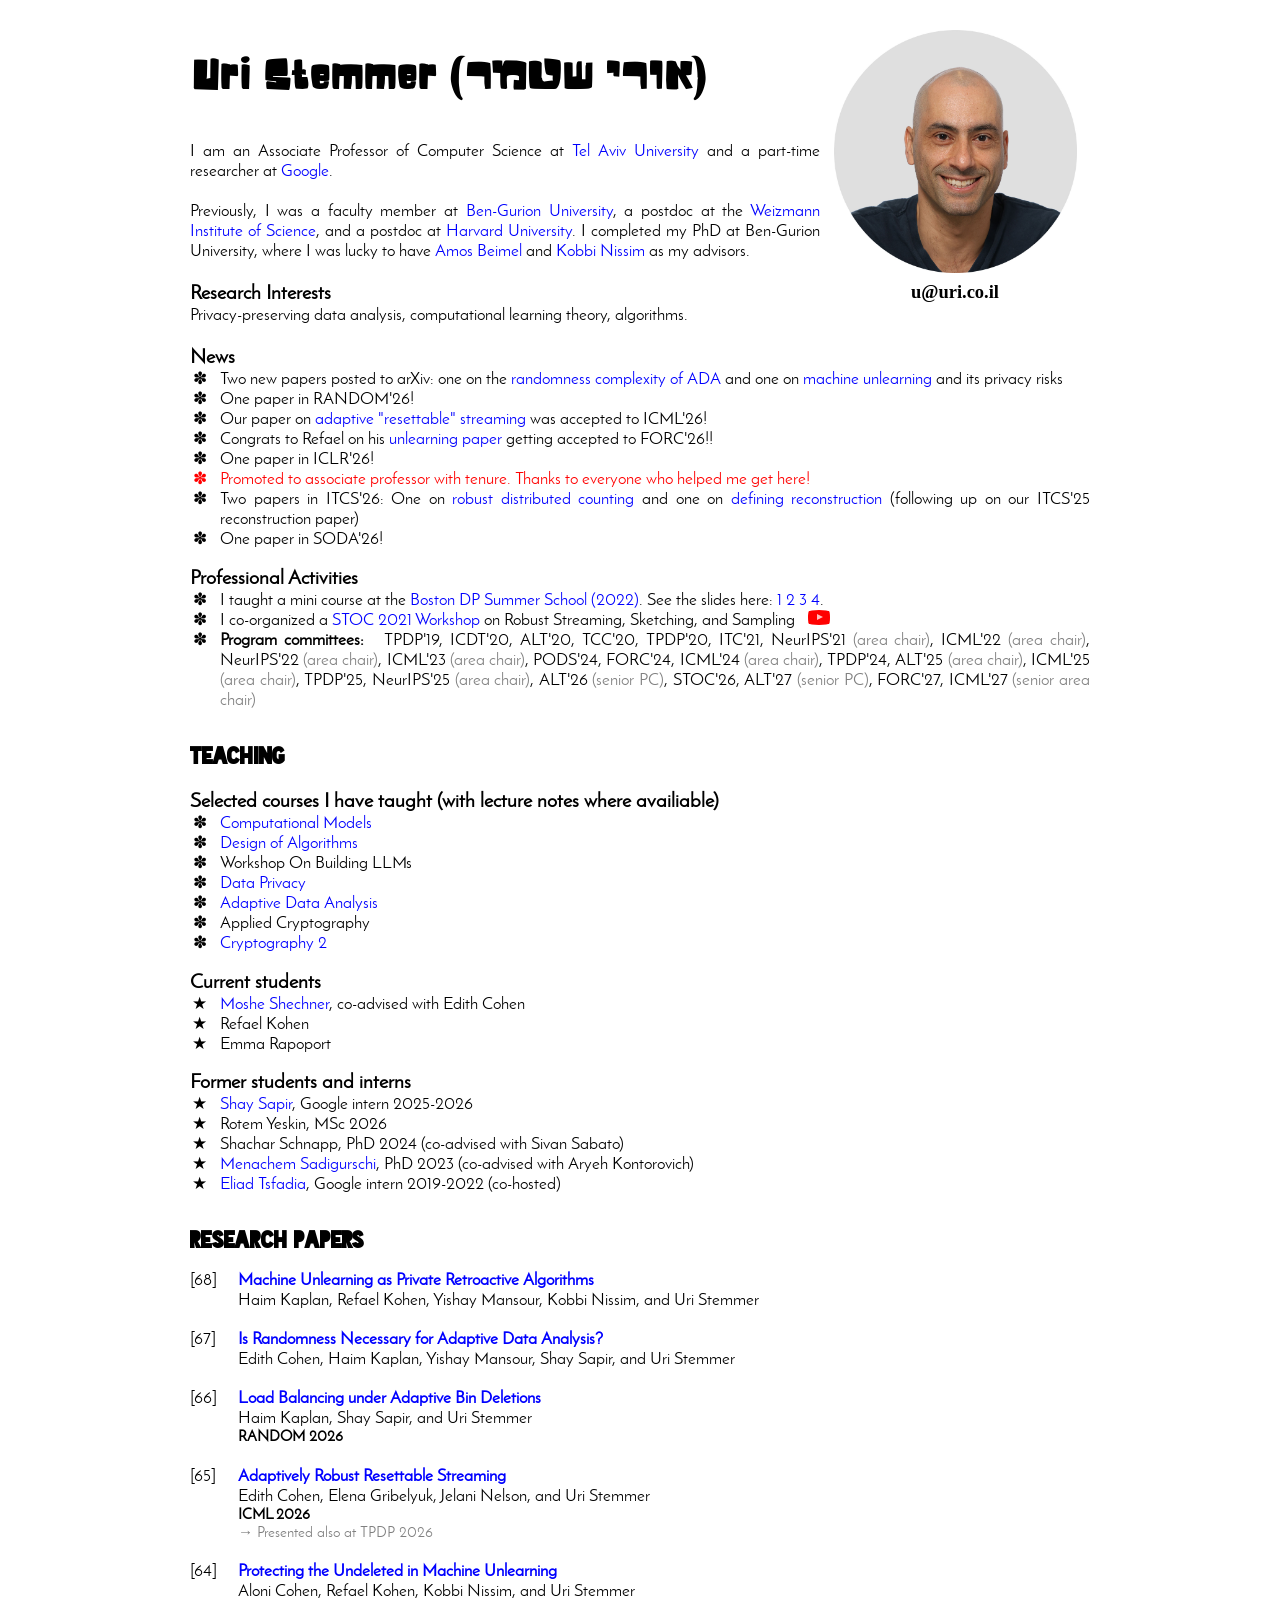
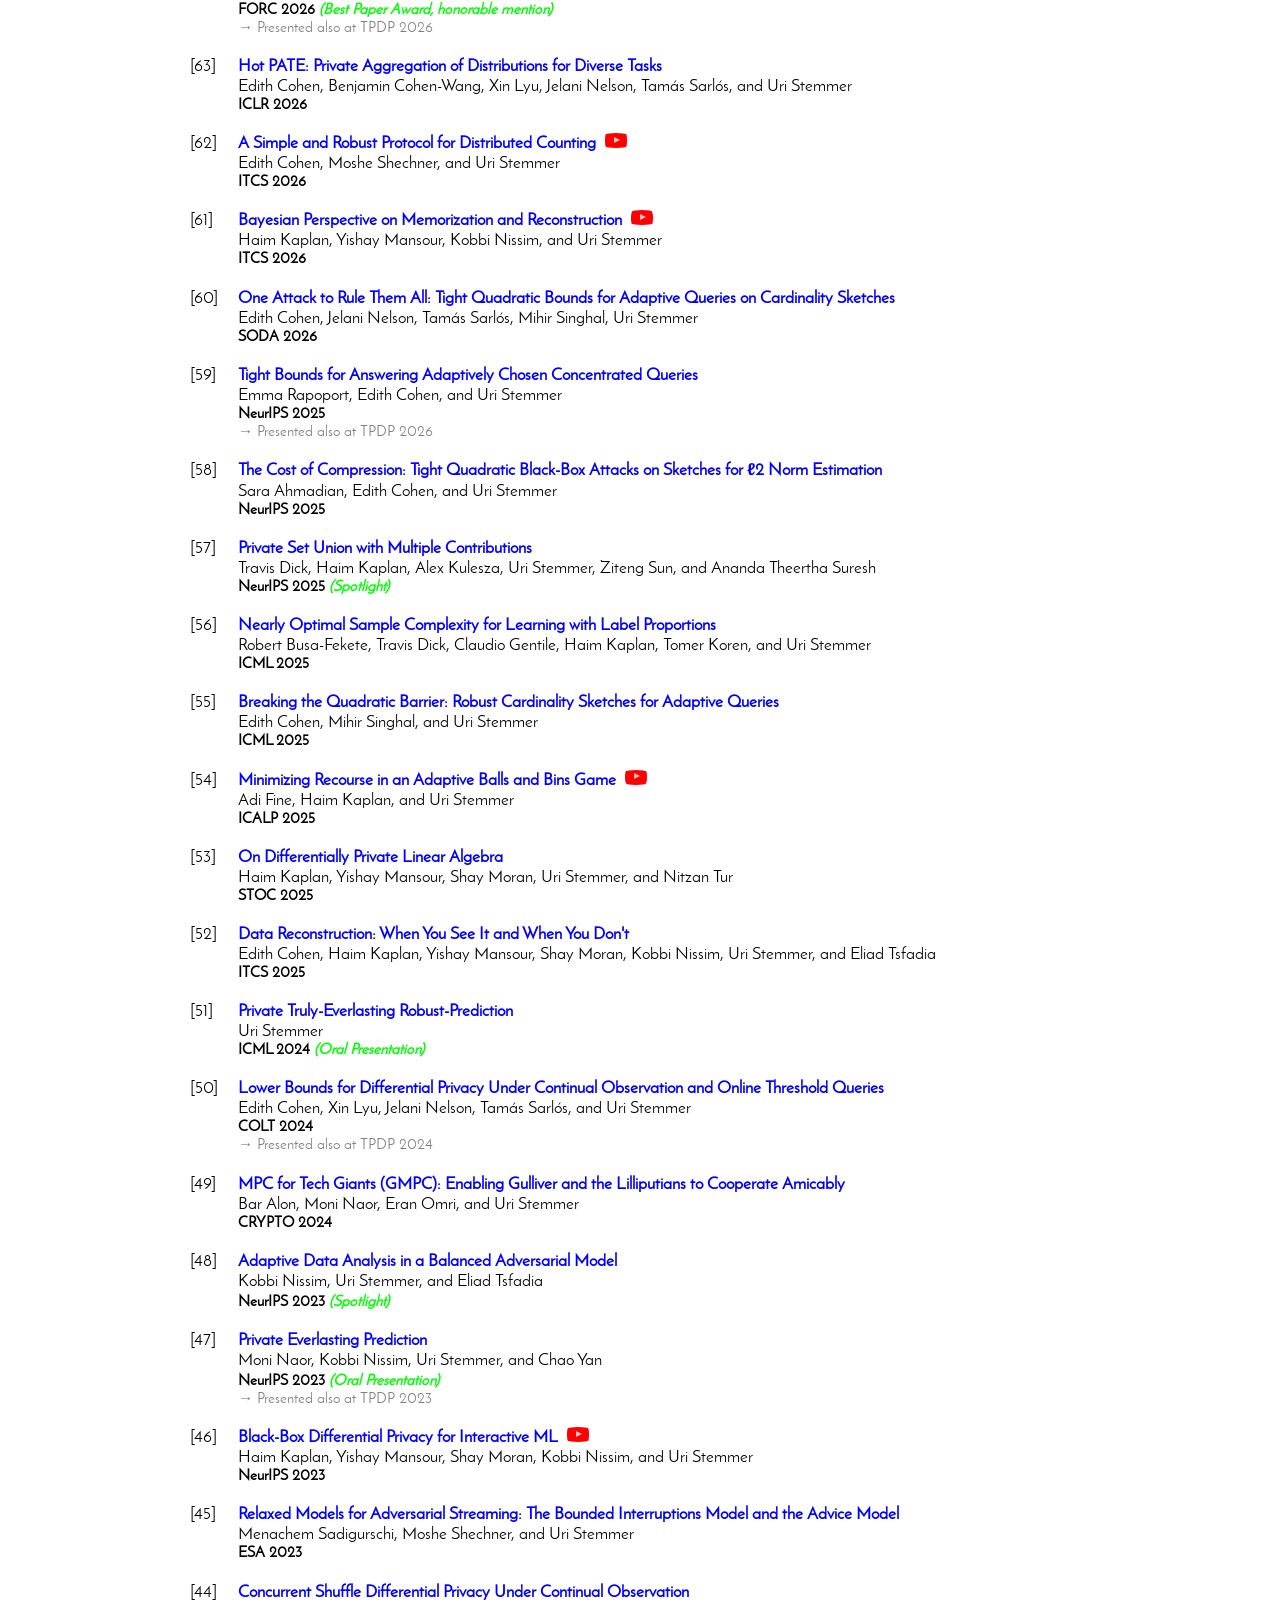
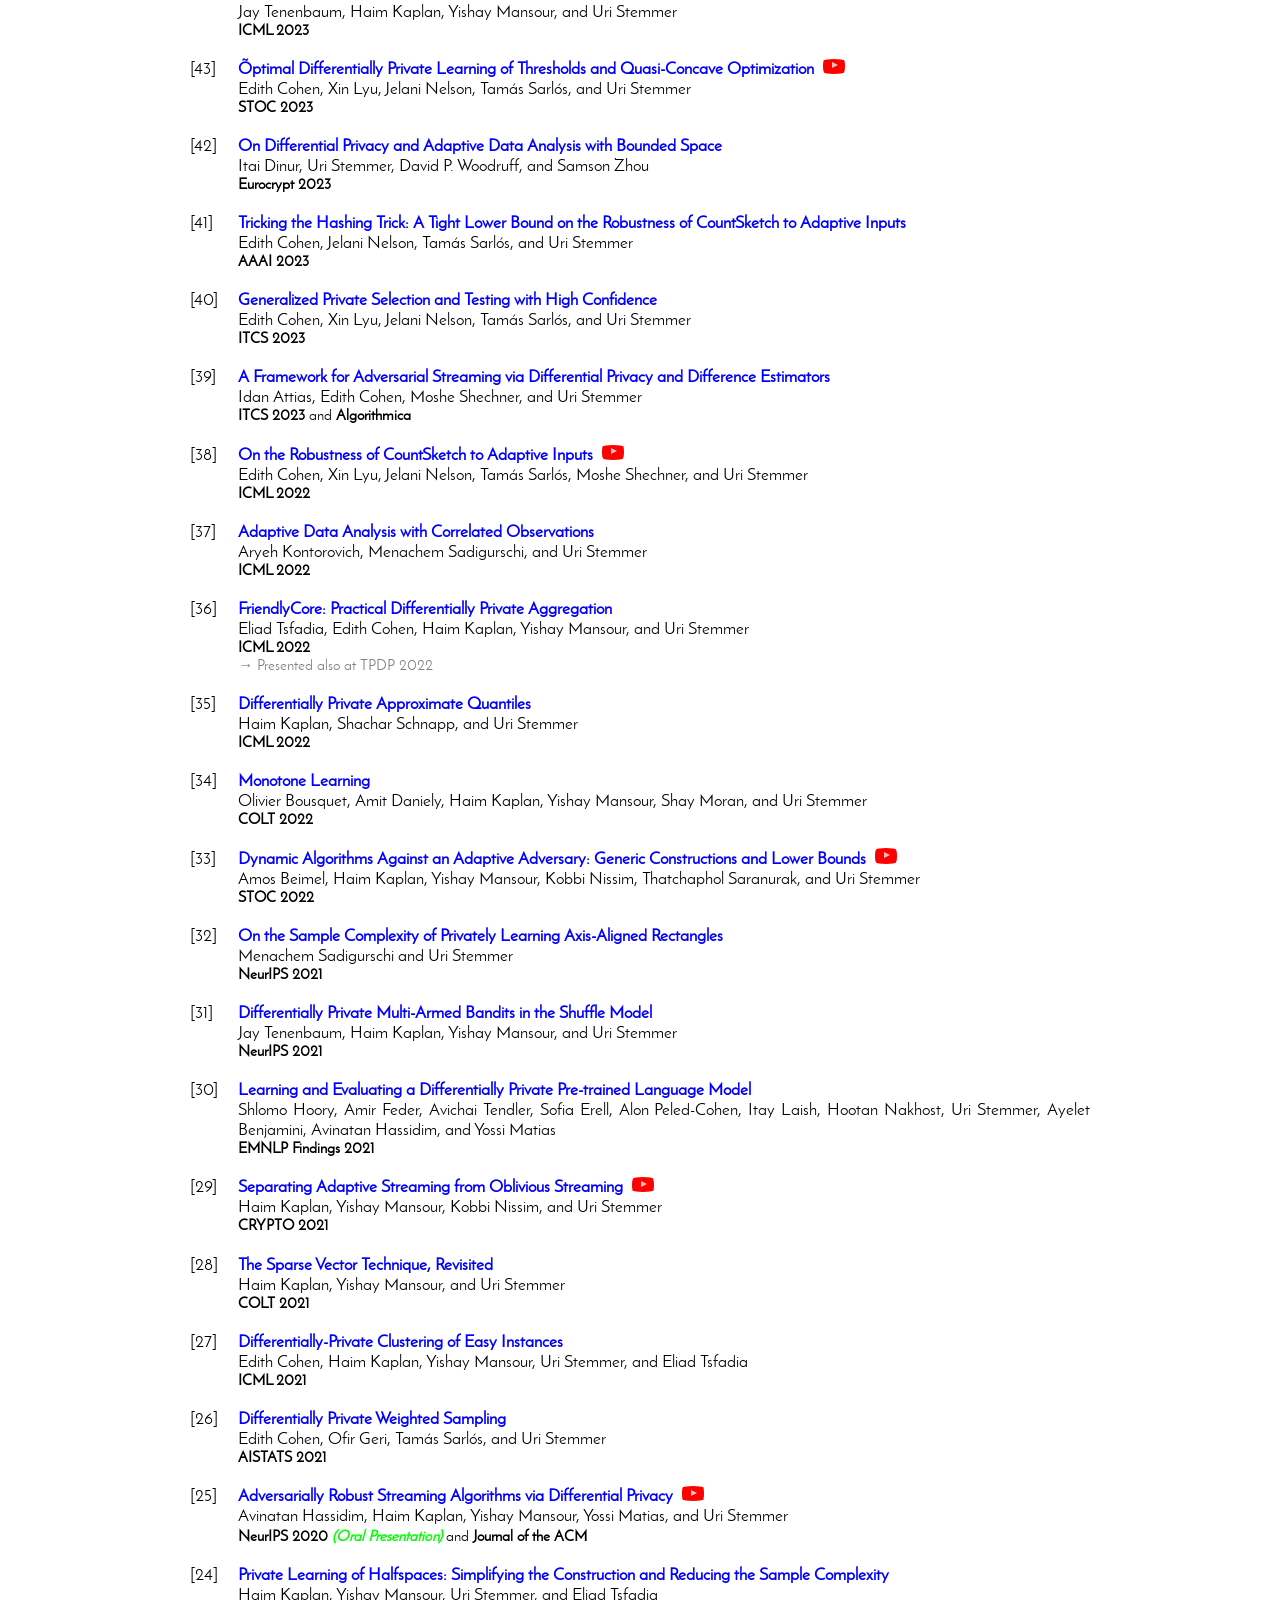
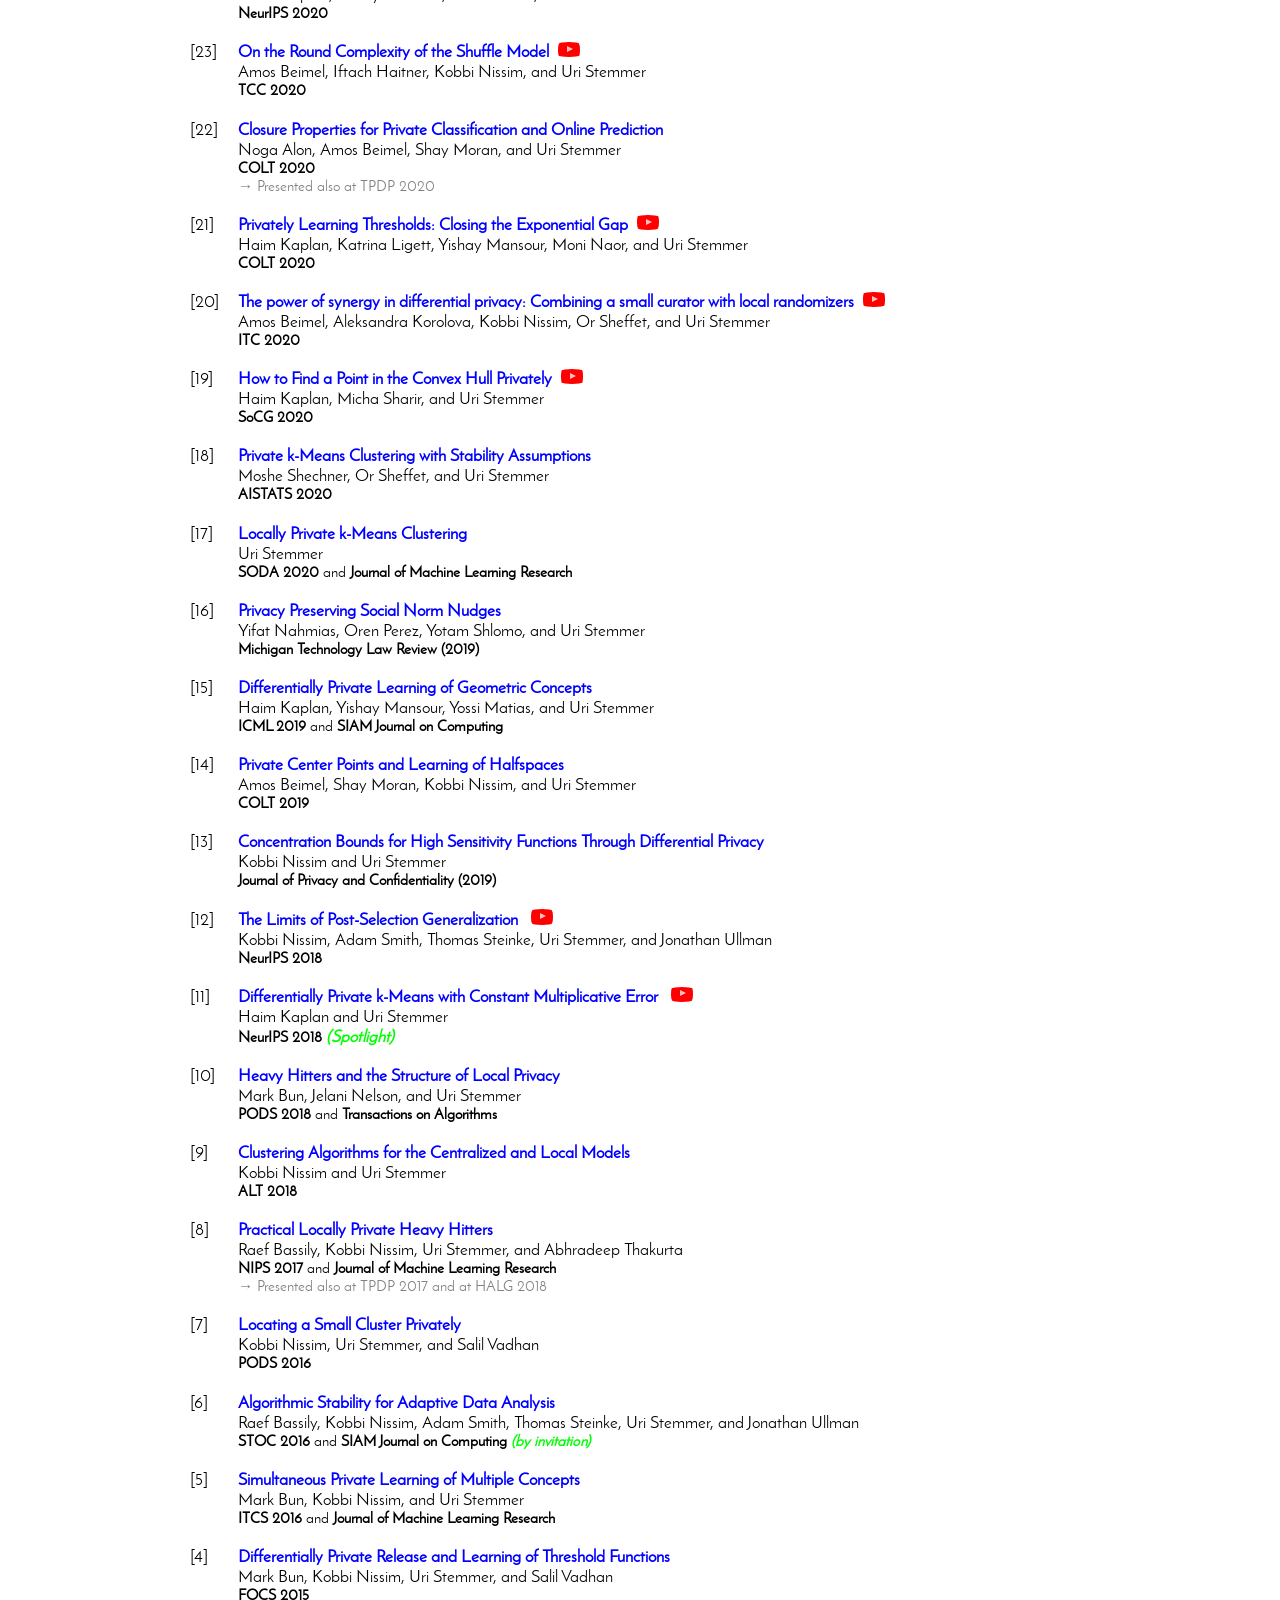
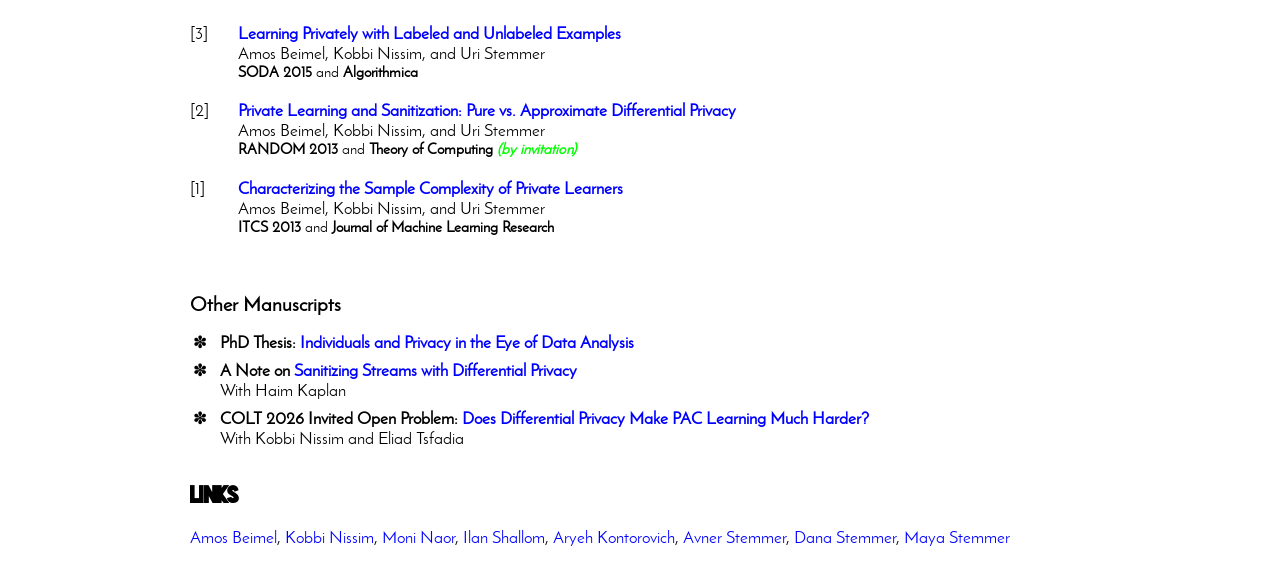
<file: index.html>
<!DOCTYPE html>
<html>
<head>
<meta http-equiv="content-type" content="text/html; charset=UTF-8">
<link rel="stylesheet" href="style.css" type="text/css" />
<meta name="viewport" content="width=device-width, initial-scale=1">
<title>Uri Stemmer</title>
<link rel="icon" type="image/x-icon" href="./favicon.ico">
</head>
<body style="font-family: 'josefin_sansregular', arial, helvetica, sans-serif; font-size: 105%"> 
<!-- <body style="font-family: 'Crimson', arial, helvetica, sans-serif;"> -->

<!-- BEGIN: Page Content -->
<div id="container">

<div id="rightImage">
<img src="uri-round.jpg" style="max-width:90%;"> <!--style="float:right; margin-right:25px;" -->
<br>
<strong><div id="rightEmail">u@uri.co.il</div></strong>
</div>

<h1>Uri Stemmer <br class="showForMobile"> <div style="display:inline; font-size: 85%">(אורי שטמר)</div></h1>

I am an Associate Professor of Computer Science at <a href="https://en.cs.tau.ac.il/computer">Tel Aviv University</a> and a part-time researcher at <a href="https://research.google/">Google</a>.<br><br>

Previously, I was a faculty member at <a href="http://www.cs.bgu.ac.il">Ben-Gurion University</a>, a postdoc at the <a href="https://www.weizmann.ac.il/math/">Weizmann Institute of Science</a>, and a postdoc at <a href="http://crcs.seas.harvard.edu">Harvard University</a>. 
I completed my PhD at Ben-Gurion University, where I was lucky to have <a href="https://www.cs.bgu.ac.il/~beimel/">Amos Beimel</a> and <a href="https://people.cs.georgetown.edu/~kobbi/">Kobbi Nissim</a> as my advisors.<br><br>

<big><strong>Research Interests</big></strong><br>
Privacy-preserving data analysis, computational learning theory, algorithms.
<br><br>

<div class="showForMobile">
<big><strong>Email:</big></strong><br>
u@uri.co.il
<br><br>
</div>



<big><strong>News</big></strong><br>

<ul style="list-style-type: '&#10045;'; padding-left: 17px; margin-top: 0px;">    <!-- style="list-style-type: '&#8921;';" -->

<li style="padding-left: 13px;">Two new papers posted to arXiv: one on the <a href="https://arxiv.org/abs/2607.07085">randomness complexity of ADA</a> and one on <a href="https://arxiv.org/abs/2609.05329">machine unlearning</a> and its privacy risks</li>

<li style="padding-left: 13px;">One paper in RANDOM'26!</li>

<li style="padding-left: 13px;">Our paper on <a href="https://arxiv.org/abs/2601.21989">adaptive "resettable" streaming</a> was accepted to ICML'26!</li>
  
<li style="padding-left: 13px;">Congrats to Refael on his <a href="https://arxiv.org/abs/2602.16697">unlearning paper</a> getting accepted to FORC'26!!</li>

<li style="padding-left: 13px;">One paper in ICLR'26!</li>

<li style="padding-left: 13px; color: red;">Promoted to associate professor with tenure. Thanks to everyone who helped me get here!</li>

<li style="padding-left: 13px;">Two papers in ITCS'26: One on <a href="https://arxiv.org/abs/2509.05870">robust distributed counting</a> and one on <a href="https://arxiv.org/abs/2505.23658">defining reconstruction</a> (following up on our ITCS'25 reconstruction paper)</li>

<li style="padding-left: 13px;">One paper in SODA'26!</li>

</ul>





<big><strong>Professional Activities</big></strong><br>

<ul style="list-style-type: '&#10045;'; padding-left: 17px; margin-top: 0px;">

<li style="padding-left: 13px;">
I taught a mini course at the <a href="https://bostondataprivacy.github.io/summerschool/">Boston DP Summer School (2022)</a>. See the slides here: 
<a href="BU_DP_SCHOOL_Lecture1.pdf">1</a> 
<a href="BU_DP_SCHOOL_Lecture2.pdf">2</a> 
<a href="BU_DP_SCHOOL_Lecture3.pdf">3</a> 
<a href="BU_DP_SCHOOL_Lecture4.pdf">4</a>. 
</li>


<li style="padding-left: 13px;">
I co-organized a <a href="https://rajeshjayaram.com/stoc-2021-robust-streaming-workshop.html">STOC 2021 Workshop</a> on Robust Streaming, Sketching, and Sampling <a href="https://youtu.be/svgv-xw9DZc"><div class="play"></div></a>
</li>

<li style="padding-left: 13px;">
<strong>Program committees:</strong> &nbsp;
TPDP'19, 
ICDT'20, 
ALT'20, 
TCC'20, 
TPDP'20, 
ITC'21, 
NeurIPS'21 <font color=gray>(area chair)</font>, 
ICML'22 <font color=gray>(area chair)</font>, 
NeurIPS'22 <font color=gray>(area chair)</font>, 
ICML'23 <font color=gray>(area chair)</font>, 
PODS'24, 
FORC'24, 
ICML'24 <font color=gray>(area chair)</font>, 
TPDP'24, 
ALT'25 <font color=gray>(area chair)</font>, 
ICML'25 <font color=gray>(area chair)</font>, 
TPDP'25, 
NeurIPS'25 <font color=gray>(area chair)</font>, 
ALT'26 <font color=gray>(senior PC)</font>, 
STOC'26,
ALT'27 <font color=gray>(senior PC)</font>,
FORC'27,
ICML'27 <font color=gray>(senior area chair)</font>
</li>

</ul>
<br>


<strong><div style="font-family: 'blackout_midnight', arial, helvetica, sans-serif; display:inline; font-size: 130%">Teaching</div></strong><br>
<br>


<strong><big>Selected courses I have taught (with lecture notes where availiable)</strong></big><br>

<ul style="list-style-type: '&#10045;'; padding-left: 17px; margin-top: 0px;"> 
<li style="padding-left: 13px;"><a href="ComputationalModels.html">Computational Models</a></li>
<li style="padding-left: 13px;"><a href="DesignOfAlgorithms.html">Design of Algorithms</a></li>
<li style="padding-left: 13px;">Workshop On Building LLMs</li>
<li style="padding-left: 13px;"><a href="DataPrivacy.html">Data Privacy</a></li>
<li style="padding-left: 13px;"><a href="AdaptiveDataAnalysis.html">Adaptive Data Analysis</a></li>
<li style="padding-left: 13px;">Applied Cryptography</li>
<li style="padding-left: 13px;"><a href="Cryptography2.html">Cryptography 2</a></li>


</ul>



<big><strong>Current students</big></strong><br>

<ul style="list-style-type: '&#9733;'; padding-left: 17px; margin-top: 0px;">
<li style="padding-left: 13px;"><a href="https://www.shechner.com">Moshe Shechner</a>, co-advised with Edith Cohen</li>
<li style="padding-left: 13px;">Refael Kohen</li>
<li style="padding-left: 13px;">Emma Rapoport</li>
</ul>



<big><strong>Former students and interns</big></strong><br>
<ul style="list-style-type: '&#9733;'; padding-left: 17px; margin-top: 0px;">
<li style="padding-left: 13px;"><a href="https://sites.google.com/view/shaysapir">Shay Sapir</a>, Google intern 2025-2026</li>
<li style="padding-left: 13px;">Rotem Yeskin, MSc 2026</li>
<li style="padding-left: 13px;">Shachar Schnapp, PhD 2024 (co-advised with Sivan Sabato)</li>
<li style="padding-left: 13px;"><a href="https://menisadi.github.io">Menachem Sadigurschi</a>, PhD 2023 (co-advised with Aryeh Kontorovich)</li>
<li style="padding-left: 13px;"><a href="https://sites.google.com/view/eliadtsfadia">Eliad Tsfadia</a>, Google intern 2019-2022 (co-hosted)</li>
</ul>




<br>


<strong><div style="font-family: 'blackout_midnight', arial, helvetica, sans-serif; display:inline; font-size: 130%">Research Papers</div></strong><br>


<ol reversed start="68" class="publication-list">

<li>
<a href="https://arxiv.org/abs/2609.05329"><strong>Machine Unlearning as Private Retroactive Algorithms</strong></a><br>
Haim Kaplan, Refael Kohen, Yishay Mansour, Kobbi Nissim, and Uri Stemmer
</li>
  
<li>
<a href="https://arxiv.org/abs/2607.07085"><strong>Is Randomness Necessary for Adaptive Data Analysis?</strong></a><br>
Edith Cohen, Haim Kaplan, Yishay Mansour, Shay Sapir, and Uri Stemmer
</li>
  
<li>
<a href="https://arxiv.org/abs/2607.06211"><strong>Load Balancing under Adaptive Bin Deletions</strong></a><br>
Haim Kaplan, Shay Sapir, and Uri Stemmer
<div style="font-size: 90%;"><strong>RANDOM 2026</strong></div>
</li>

<li>
<a href="https://arxiv.org/abs/2601.21989"><strong>Adaptively Robust Resettable Streaming</strong></a><br>
Edith Cohen, Elena Gribelyuk, Jelani Nelson, and Uri Stemmer
<div style="font-size: 90%;"><strong>ICML 2026</strong></div>
<div style="font-size: 90%; color: gray;">&#8594; Presented also at TPDP 2026</div>
</li>


<li>
<a href="https://arxiv.org/abs/2602.16697"><strong>Protecting the Undeleted in Machine Unlearning</strong></a><br>
Aloni Cohen, Refael Kohen, Kobbi Nissim, and Uri Stemmer
<div style="font-size: 90%;"><strong>FORC 2026 <font color=lime><em>(Best Paper Award, honorable mention)</em></font></strong></div>
<div style="font-size: 90%; color: gray;">&#8594; Presented also at TPDP 2026</div>
</li>


<li>
<a href="https://arxiv.org/abs/2312.02132"><strong>Hot PATE: Private Aggregation of Distributions for Diverse Tasks</strong></a><br>
Edith Cohen, Benjamin Cohen-Wang, Xin Lyu, Jelani Nelson, Tam&aacute;s Sarl&oacute;s, and Uri Stemmer
<div style="font-size: 90%;"><strong>ICLR 2026</strong></div>
</li>

<li>
<a href="https://arxiv.org/abs/2509.05870"><strong>A Simple and Robust Protocol for Distributed Counting</strong></a><a href="https://www.youtube.com/watch?v=qBls7iW5wAk&t=0s"><div class="play"></div></a><br>
Edith Cohen, Moshe Shechner, and Uri Stemmer
<div style="font-size: 90%;"><strong>ITCS 2026</strong></div>
</li>


<li>
<a href="https://arxiv.org/abs/2505.23658"><strong>Bayesian Perspective on Memorization and Reconstruction</strong></a><a href="https://youtu.be/28k1Qm7VA-0?si=lJ2Q0In6L_iqPwt8"><div class="play"></div></a><br>
Haim Kaplan, Yishay Mansour, Kobbi Nissim, and Uri Stemmer
<div style="font-size: 90%;"><strong>ITCS 2026</strong></div>
</li>


<li>
<a href="https://arxiv.org/abs/2411.06370"><strong>One Attack to Rule Them All: Tight Quadratic Bounds for Adaptive Queries on Cardinality Sketches</strong></a><br>
Edith Cohen, Jelani Nelson, Tam&aacute;s Sarl&oacute;s, Mihir Singhal, Uri Stemmer
<div style="font-size: 90%;"><strong>SODA 2026</strong></div>
</li>


<li>
<a href="https://arxiv.org/abs/2507.13700"><strong>Tight Bounds for Answering Adaptively Chosen Concentrated Queries</strong></a><br>
Emma Rapoport, Edith Cohen, and Uri Stemmer
<div style="font-size: 90%;"><strong>NeurIPS 2025</strong></div>
<div style="font-size: 90%; color: gray;">&#8594; Presented also at TPDP 2026</div>
</li>


<li>
<a href="https://arxiv.org/abs/2507.16345"><strong>The Cost of Compression: Tight Quadratic Black-Box Attacks on Sketches for &ell;2 Norm Estimation</strong></a><br>
Sara Ahmadian, Edith Cohen, and Uri Stemmer
<div style="font-size: 90%;"><strong>NeurIPS 2025</strong></div>
</li>



<li>
<a href="https://papers.nips.cc/paper_files/paper/2025/hash/81a4bde3b5c6665dbd780b1fd577851f-Abstract-Conference.html"><strong>Private Set Union with Multiple Contributions</strong></a><br>
Travis Dick, Haim Kaplan, Alex Kulesza, Uri Stemmer, Ziteng Sun, and Ananda Theertha Suresh
<div style="font-size: 90%;"><strong>NeurIPS 2025 <font color=lime><em>(Spotlight)</em></font> </strong></div>
</li>


<li>
<a href="https://arxiv.org/abs/2505.05355"><strong>Nearly Optimal Sample Complexity for Learning with Label Proportions</strong></a><br>
Robert Busa-Fekete, Travis Dick, Claudio Gentile, Haim Kaplan, Tomer Koren, and Uri Stemmer
<div style="font-size: 90%;"><strong>ICML 2025</strong></div>
</li>


<li>
<a href="https://arxiv.org/abs/2502.05723"><strong>Breaking the Quadratic Barrier: Robust Cardinality Sketches for Adaptive Queries</strong></a><br>
Edith Cohen, Mihir Singhal, and Uri Stemmer
<div style="font-size: 90%;"><strong>ICML 2025</strong></div>
</li>


<li>
<a href="https://drops.dagstuhl.de/entities/document/10.4230/LIPIcs.ICALP.2025.77"><strong>Minimizing Recourse in an Adaptive Balls and Bins Game</strong></a><a href="https://www.youtube.com/watch?v=qBls7iW5wAk&t=808s"><div class="play"></div></a><br>
Adi Fine, Haim Kaplan, and Uri Stemmer
<div style="font-size: 90%;"><strong>ICALP 2025</strong></div>
</li>


<li>
<a href="https://arxiv.org/abs/2411.03087"><strong>On Differentially Private Linear Algebra</strong></a><br>
Haim Kaplan, Yishay Mansour, Shay Moran, Uri Stemmer, and Nitzan Tur
<div style="font-size: 90%;"><strong>STOC 2025</strong></div>
</li>


<li>
<a href="https://arxiv.org/abs/2405.15753"><strong>Data Reconstruction: When You See It and When You Don't</strong></a><br>
Edith Cohen, Haim Kaplan, Yishay Mansour, Shay Moran, Kobbi Nissim, Uri Stemmer, and Eliad Tsfadia
<div style="font-size: 90%;"><strong>ITCS 2025</strong></div>
</li>


<li>
<a href="https://arxiv.org/abs/2401.04311"><strong>Private Truly-Everlasting Robust-Prediction</strong></a><br>
Uri Stemmer
<div style="font-size: 90%;"><strong>ICML 2024 <font color=lime><em>(Oral Presentation)</em></font></strong></div>
</li>



<li>
<a href="https://arxiv.org/abs/2403.00028"><strong>Lower Bounds for Differential Privacy Under Continual Observation and Online Threshold Queries</strong></a><br>
Edith Cohen, Xin Lyu, Jelani Nelson, Tam&aacute;s Sarl&oacute;s, and Uri Stemmer
<div style="font-size: 90%;"><strong>COLT 2024</strong></div>
<div style="font-size: 90%; color: gray;">&#8594; Presented also at TPDP 2024</div>
</li>


<li>
<a href="https://arxiv.org/abs/2207.05047"><strong>MPC for Tech Giants (GMPC): Enabling Gulliver and the Lilliputians to Cooperate Amicably</strong></a><br>
Bar Alon, Moni Naor, Eran Omri, and Uri Stemmer
<div style="font-size: 90%;"><strong>CRYPTO 2024</strong></div>
</li>


<li>
<a href="https://arxiv.org/abs/2305.15452"><strong>Adaptive Data Analysis in a Balanced Adversarial Model</strong></a><br>
Kobbi Nissim, Uri Stemmer, and Eliad Tsfadia
<div><span style="font-size: 90%;"><strong>NeurIPS 2023 <font color=lime><em>(Spotlight)</em></font></strong></div>
</li>


<li>
<a href="https://arxiv.org/abs/2305.09579"><strong>Private Everlasting Prediction</strong></a><br>
Moni Naor, Kobbi Nissim, Uri Stemmer, and Chao Yan
<div><span style="font-size: 90%;"><strong>NeurIPS 2023 <font color=lime><em>(Oral Presentation)</em></font></strong></div>
<div style="font-size: 90%; color: gray;">&#8594; Presented also at TPDP 2023</div>
</li>


<li>
<a href="https://arxiv.org/abs/2302.14099"><strong>Black-Box Differential Privacy for Interactive ML</strong></a><a href="https://youtu.be/NJOsIymsJUY"><div class="play"></div></a><br>
Haim Kaplan, Yishay Mansour, Shay Moran, Kobbi Nissim, and Uri Stemmer
<div style="font-size: 90%;"><strong>NeurIPS 2023</strong></div>
</li>


<li>
<a href="https://arxiv.org/abs/2301.09203"><strong>Relaxed Models for Adversarial Streaming: The Bounded Interruptions Model and the Advice Model</strong></a><br>
Menachem Sadigurschi, Moshe Shechner, and Uri Stemmer
<div style="font-size: 90%;"><strong>ESA 2023</strong></div>
</li>


<li>
<a href="https://arxiv.org/abs/2301.12535"><strong>Concurrent Shuffle Differential Privacy Under Continual Observation</strong></a><br>
Jay Tenenbaum, Haim Kaplan, Yishay Mansour, and Uri Stemmer
<div style="font-size: 90%;"><strong>ICML 2023</strong></div>
</li>


<li>
<a href="https://arxiv.org/abs/2211.06387"><strong>&Otilde;ptimal Differentially Private Learning of Thresholds and Quasi-Concave Optimization</strong></a><a href="https://youtu.be/sAvJKoT-72c"><div class="play"></div></a><br>
Edith Cohen, Xin Lyu, Jelani Nelson, Tam&aacute;s Sarl&oacute;s, and Uri Stemmer
<div style="font-size: 90%;"><strong>STOC 2023</strong></div>
</li>


<li>
<a href="https://arxiv.org/abs/2302.05707"><strong>On Differential Privacy and Adaptive Data Analysis with Bounded Space</strong></a><br>
Itai Dinur, Uri Stemmer, David P. Woodruff, and Samson Zhou
<div style="font-size: 90%;"><strong>Eurocrypt 2023</strong></div>
</li>


<li>
<a href="https://arxiv.org/abs/2207.00956"><strong>Tricking the Hashing Trick: A Tight Lower Bound on the Robustness of CountSketch to Adaptive Inputs</strong></a><br>
Edith Cohen, Jelani Nelson, Tam&aacute;s Sarl&oacute;s, and Uri Stemmer
<div style="font-size: 90%;"><strong>AAAI 2023</strong></div>
</li>


<li>
<a href="https://arxiv.org/abs/2211.12063"><strong>Generalized Private Selection and Testing with High Confidence</strong></a><br>
Edith Cohen, Xin Lyu, Jelani Nelson, Tam&aacute;s Sarl&oacute;s, and Uri Stemmer
<div style="font-size: 90%;"><strong>ITCS 2023</strong></div>
</li>


<li>
<a href="https://arxiv.org/abs/2107.14527"><strong>A Framework for Adversarial Streaming via Differential Privacy and Difference Estimators</strong></a><br>
Idan Attias, Edith Cohen, Moshe Shechner, and Uri Stemmer
<div style="font-size: 90%;"><strong>ITCS 2023</strong> and <strong>Algorithmica</strong></div>
</li>



<li>
<a href="https://arxiv.org/abs/2202.13736"><strong>On the Robustness of CountSketch to Adaptive Inputs</strong></a><a href="https://youtu.be/xt6YB8PO8aE"><div class="play"></div></a><br>
Edith Cohen, Xin Lyu, Jelani Nelson, Tam&aacute;s Sarl&oacute;s, Moshe Shechner, and Uri Stemmer
<div style="font-size: 90%;"><strong>ICML 2022</strong></div>
</li>


<li>
<a href="https://arxiv.org/abs/2201.08704"><strong>Adaptive Data Analysis with Correlated Observations</strong></a><br>
Aryeh Kontorovich, Menachem Sadigurschi, and Uri Stemmer
<div style="font-size: 90%;"><strong>ICML 2022</strong></div>
</li>


<li>
<a href="https://arxiv.org/abs/2110.10132"><strong>FriendlyCore: Practical Differentially Private Aggregation</strong></a><br>
Eliad Tsfadia, Edith Cohen, Haim Kaplan, Yishay Mansour, and Uri Stemmer
<div style="font-size: 90%;"><strong>ICML 2022</strong></div>
<div style="font-size: 90%; color: gray;">&#8594; Presented also at TPDP 2022</div>
</li>


<li>
<a href="https://arxiv.org/abs/2110.05429"><strong>Differentially Private Approximate Quantiles</strong></a><br>
Haim Kaplan, Shachar Schnapp, and Uri Stemmer
<div style="font-size: 90%;"><strong>ICML 2022</strong></div>
</li>



<li>
<a href="https://arxiv.org/abs/2202.05246"><strong>Monotone Learning</strong></a><br>
Olivier Bousquet, Amit Daniely, Haim Kaplan, Yishay Mansour, Shay Moran, and Uri Stemmer
<div style="font-size: 90%;"><strong>COLT 2022</strong></div>
</li>



<li>
<a href="https://arxiv.org/abs/2111.03980"><strong>Dynamic Algorithms Against an Adaptive Adversary: Generic Constructions and Lower Bounds</strong></a><a href="https://youtu.be/miJk5ChquGI"><div class="play"></div></a><br>
Amos Beimel, Haim Kaplan, Yishay Mansour, Kobbi Nissim, Thatchaphol Saranurak, and Uri Stemmer
<div style="font-size: 90%;"><strong>STOC 2022</strong></div>
</li>



<li>
<a href="https://arxiv.org/abs/2107.11526"><strong>On the Sample Complexity of Privately Learning Axis-Aligned Rectangles</strong></a><br>
Menachem Sadigurschi and Uri Stemmer<br>
<div style="font-size: 90%;"><strong>NeurIPS 2021</strong></div>
</li>



<li>
<a href="https://arxiv.org/abs/2106.02900"><strong>Differentially Private Multi-Armed Bandits in the Shuffle Model</strong></a><br>
Jay Tenenbaum, Haim Kaplan, Yishay Mansour, and Uri Stemmer<br>
<div style="font-size: 90%;"><strong>NeurIPS 2021</strong></div>
</li>


<li>
<a href="https://aclanthology.org/2021.findings-emnlp.102/"><strong>Learning and Evaluating a Differentially Private Pre-trained Language Model</strong></a><br>
Shlomo Hoory, Amir Feder, Avichai Tendler, Sofia Erell, Alon Peled-Cohen, Itay Laish, Hootan Nakhost, Uri Stemmer, Ayelet Benjamini, Avinatan Hassidim, and Yossi Matias<br>
<div style="font-size: 90%;"><strong>EMNLP Findings 2021</strong></div>
</li>


<li>
<a href="https://arxiv.org/abs/2101.10836"><strong>Separating Adaptive Streaming from Oblivious Streaming</strong></a><a href="https://youtu.be/Whu-6lVYFXc"><div class="play"></div></a><br>
Haim Kaplan, Yishay Mansour, Kobbi Nissim, and Uri Stemmer<br>
<div style="font-size: 90%;"><strong>CRYPTO 2021</strong></div>
</li>


<li>
<a href="https://arxiv.org/abs/2010.00917"><strong>The Sparse Vector Technique, Revisited</strong></a><br>
Haim Kaplan, Yishay Mansour, and Uri Stemmer<br>
<div style="font-size: 90%;"><strong>COLT 2021</strong></div>
</li>


<li>
<a href="http://proceedings.mlr.press/v139/cohen21c.html"><strong>Differentially-Private Clustering of Easy Instances</strong></a><br>
Edith Cohen, Haim Kaplan, Yishay Mansour, Uri Stemmer, and Eliad Tsfadia<br>
<div style="font-size: 90%;"><strong>ICML 2021</strong></div>
</li>


<li>
<a href="https://arxiv.org/abs/2010.13048"><strong>Differentially Private Weighted Sampling</strong></a><br>
Edith Cohen, Ofir Geri, Tam&aacute;s Sarl&oacute;s, and Uri Stemmer<br>
<div style="font-size: 90%;"><strong>AISTATS 2021</strong></div>
</li>



<li>
<a href="https://arxiv.org/abs/2004.05975"><strong>Adversarially Robust Streaming Algorithms via Differential Privacy</strong></a><a href="https://youtu.be/Whu-6lVYFXc"><div class="play"></div></a><br>
Avinatan Hassidim, Haim Kaplan, Yishay Mansour, Yossi Matias, and Uri Stemmer<br>
<span style="font-size: 90%;"><strong>NeurIPS 2020 <font color=lime><em>(Oral Presentation)</em></font></strong>
and
<strong>
Journal of the ACM
</strong>
</span>
</li>


<li>
<a href="https://arxiv.org/abs/2004.07839"><strong>Private Learning of Halfspaces: Simplifying the Construction and Reducing the Sample Complexity</strong></a><br>
Haim Kaplan, Yishay Mansour, Uri Stemmer, and Eliad Tsfadia<br>
<div style="font-size: 90%;"><strong>NeurIPS 2020</strong></div>
</li>


<li>
<a href="https://arxiv.org/abs/2009.13510"><strong>On the Round Complexity of the Shuffle Model</strong></a><a href="https://youtu.be/FkKbjgJ_RBs"><div class="play"></div></a><br>
Amos Beimel, Iftach Haitner, Kobbi Nissim, and Uri Stemmer<br>
<div style="font-size: 90%;"><strong>TCC 2020</strong></div>
</li>



<li>
<a href="https://arxiv.org/abs/2003.04509"><strong>Closure Properties for Private Classification and Online Prediction</strong></a><br>
Noga Alon, Amos Beimel, Shay Moran, and Uri Stemmer
<div style="font-size: 90%;"><strong>COLT 2020</strong></div>
<div style="font-size: 90%; color: gray;">&#8594; Presented also at TPDP 2020</div>
</li>


<li>
<a href="https://arxiv.org/abs/1911.10137"><strong>Privately Learning Thresholds: Closing the Exponential Gap</strong></a><a href="https://youtu.be/uGTfJsJAkh0"><div class="play"></div>  </a><br>
Haim Kaplan, Katrina Ligett, Yishay Mansour, Moni Naor, and Uri Stemmer
<div style="font-size: 90%;"><strong>COLT 2020</strong></div>
</li>


<li>
<a href="https://arxiv.org/abs/1912.08951"><strong>The power of synergy in differential privacy: Combining a small curator with local randomizers</strong></a><a href="https://youtu.be/dkZa57bTfjI?t=2077"><div class="play"></div>  </a><br>
Amos Beimel, Aleksandra Korolova, Kobbi Nissim, Or Sheffet, and Uri Stemmer
<div style="font-size: 90%;"><strong>ITC 2020</strong></div>
</li>


<li>
<a href="https://arxiv.org/abs/2003.13192"><strong>How to Find a Point in the Convex Hull Privately</strong></a><a href="https://www.youtube.com/watch?v=b7G3Rhr2GZ0"><div class="play"></div>  </a><br>
Haim Kaplan, Micha Sharir, and Uri Stemmer
<div style="font-size: 90%;"><strong>SoCG 2020</strong></div>
</li>


<li>
<a href="http://proceedings.mlr.press/v108/shechner20a.html"><strong>Private k-Means Clustering with Stability Assumptions</strong></a><br>
Moshe Shechner, Or Sheffet, and Uri Stemmer
<div style="font-size: 90%;"><strong>AISTATS 2020</strong></div>
</li>


<li>
<a href="https://arxiv.org/abs/1907.02513"><strong>Locally Private k-Means Clustering</strong></a><br>
Uri Stemmer
<div style="font-size: 90%;"><strong>SODA 2020</strong> and <strong>Journal of Machine Learning Research</strong></div>
</li>


<li>
<a href="https://papers.ssrn.com/sol3/papers.cfm?abstract_id=3447857"><strong>Privacy Preserving Social Norm Nudges</strong></a><br>
Yifat Nahmias, Oren Perez, Yotam Shlomo, and Uri Stemmer<br>
<div style="font-size: 90%;"><strong>Michigan Technology Law Review (2019)</strong></div>
</li>


<li>
<a href="https://arxiv.org/abs/1902.05017"><strong>Differentially Private Learning of Geometric Concepts</strong></a><br>
Haim Kaplan, Yishay Mansour, Yossi Matias, and Uri Stemmer<br>
<div style="font-size: 90%;"><strong>ICML 2019</strong> and <strong>SIAM Journal on Computing</strong></div>
</li>



<li>
<a href="https://arxiv.org/abs/1902.10731"><strong>Private Center Points and Learning of Halfspaces</strong></a><br>
Amos Beimel, Shay Moran, Kobbi Nissim, and Uri Stemmer<br>
<div style="font-size: 90%;"><strong>COLT 2019</strong></div>
</li>


<li>
<a href="https://arxiv.org/abs/1703.01970"><strong>Concentration Bounds for High Sensitivity Functions Through Differential Privacy</strong></a><br>
Kobbi Nissim and Uri Stemmer<br>
<div style="font-size: 90%;"><strong>Journal of Privacy and Confidentiality (2019)</strong></div>
</li>


<li>
<a href="https://arxiv.org/abs/1806.06100"><strong>The Limits of Post-Selection Generalization</strong></a> <a href="https://www.youtube.com/watch?v=WodGZvlxLKA"><div class="play"></div>  </a><br>
Kobbi Nissim, Adam Smith, Thomas Steinke, Uri Stemmer, and Jonathan Ullman<br>
<div style="font-size: 90%;"><strong>NeurIPS 2018</strong></div>
</li>



<li>
<a href="https://arxiv.org/abs/1804.08001"><strong>Differentially Private k-Means with Constant Multiplicative Error</strong></a> <a href="http://www.birs.ca/events/2018/5-day-workshops/18w5189/videos/watch/201804301047-Stemmer.html"><div class="play"></div>  </a><br>
Haim Kaplan and Uri Stemmer<br>
<span style="font-size: 90%;"><strong>NeurIPS 2018</span> <font color=lime><em>(Spotlight)</em></font></strong>
</li>


<li>
<a href="https://arxiv.org/abs/1711.04740"><strong>Heavy Hitters and the Structure of Local Privacy</strong></a><br>
Mark Bun, Jelani Nelson, and Uri Stemmer<br>
<div style="font-size: 90%;"><strong>PODS 2018</strong> and <strong>Transactions on Algorithms</strong></div>
</li>


<li>
<a href="https://arxiv.org/abs/1707.04766"><strong>Clustering Algorithms for the Centralized and Local Models</strong></a><br>
Kobbi Nissim and Uri Stemmer<br>
<div style="font-size: 90%;"><strong>ALT 2018</strong></div>
</li>


<li>
<a href="https://arxiv.org/abs/1707.04982"><strong>Practical Locally Private Heavy Hitters</strong></a><br>
Raef Bassily, Kobbi Nissim, Uri Stemmer, and Abhradeep Thakurta<br>
<div style="font-size: 90%;"><strong>NIPS 2017</strong> and <strong>Journal of Machine Learning Research</strong></div>
<div style="font-size: 90%; color: gray;">&#8594; Presented also at TPDP 2017 and at HALG 2018</div>
</li>



<li>
<a href="https://arxiv.org/abs/1604.05590"><strong>Locating a Small Cluster Privately</strong></a><br>
Kobbi Nissim, Uri Stemmer, and Salil Vadhan<br>
<div style="font-size: 90%;"><strong>PODS 2016</strong></div>
</li>


<li>
<a href="https://arxiv.org/abs/1511.02513"><strong>Algorithmic Stability for Adaptive Data Analysis</strong></a><br>
Raef Bassily, Kobbi Nissim, Adam Smith, Thomas Steinke, Uri Stemmer, and Jonathan Ullman<br>
<div style="font-size: 90%;"><strong>STOC 2016</strong> and <strong>SIAM Journal on Computing <font color=lime><em>(by invitation)</em></font></strong></div>
</li>


<li>
<a href="https://arxiv.org/abs/1511.08552"><strong>Simultaneous Private Learning of Multiple Concepts</strong></a><br>
Mark Bun, Kobbi Nissim, and Uri Stemmer<br>
<div style="font-size: 90%;"><strong>ITCS 2016</strong> and <strong>Journal of Machine Learning Research</strong></div>
</li>


<li>
<a href="https://arxiv.org/abs/1504.07553"><strong>Differentially Private Release and Learning of Threshold Functions</strong></a><br>
Mark Bun, Kobbi Nissim, Uri Stemmer, and Salil Vadhan<br>
<div style="font-size: 90%;"><strong>FOCS 2015</strong></div>
</li>


<li>
<a href="https://arxiv.org/abs/1407.2662"><strong>Learning Privately with Labeled and Unlabeled Examples</strong></a><br>
Amos Beimel, Kobbi Nissim, and Uri Stemmer<br>
<div style="font-size: 90%;"><strong>SODA 2015</strong> and <strong>Algorithmica</strong></div>
</li>


<li>
<a href="https://arxiv.org/abs/1407.2674"><strong>Private Learning and Sanitization: Pure vs. Approximate Differential Privacy</strong></a><br>
Amos Beimel, Kobbi Nissim, and Uri Stemmer<br>
<div style="font-size: 90%;"><strong>RANDOM 2013</strong> and <strong>Theory of Computing <font color=lime><em>(by invitation)</em></font></strong></div>
</li>


<li>
<a href="https://arxiv.org/abs/1402.2224"><strong>Characterizing the Sample Complexity of Private Learners</strong></a><br>
Amos Beimel, Kobbi Nissim, and Uri Stemmer<br>
<div style="font-size: 90%;"><strong>ITCS 2013</strong> and <strong>Journal of Machine Learning Research</strong></div>
</li>

</ol>

<br>

<p><big><strong>Other Manuscripts</big></strong></p>

<ul style="list-style-type: '&#10045;'; padding-left: 17px; margin-top: 0px;"> 
  
<li style="padding-left: 13px; margin-bottom: 0.5rem;">
<strong>PhD Thesis: <a href="thesis.pdf">Individuals and Privacy in the Eye of Data Analysis</a></strong>
</li>

<li style="padding-left: 13px; margin-bottom: 0.5rem;">
<strong>A Note on <a href="https://arxiv.org/abs/2111.13762">Sanitizing Streams with Differential Privacy</a></strong><br>
With Haim Kaplan
</li>

<li style="padding-left: 13px; margin-bottom: 0.5rem;">
<strong>COLT 2026 Invited Open Problem: <a href="https://proceedings.mlr.press/v336/nissim26a.html">Does Differential Privacy Make PAC Learning Much Harder?</a></strong><br> With Kobbi Nissim and Eliad Tsfadia
</li>

</ul>
<br>


<strong><div style="font-family: 'blackout_midnight', arial, helvetica, sans-serif; display:inline; font-size: 130%">Links</div></strong><br>
<br>

<a href="https://www.cs.bgu.ac.il/~beimel/">Amos Beimel</a>,
<a href="https://people.cs.georgetown.edu/~kobbi/">Kobbi Nissim</a>,
<a href="https://www.wisdom.weizmann.ac.il/~naor/">Moni Naor</a>,
<a href="https://www.linkedin.com/in/ilan-shallom-8446a612/">Ilan Shallom</a>,
<a href="https://sites.google.com/view/aryeh-home/home">Aryeh Kontorovich</a>,
<a href="avner.html">Avner</a> <a href="https://tzin.bgu.ac.il/~stemmer/avner.html">Stemmer</a>,
<a href="https://www.facebook.com/dana.wettstein">Dana Stemmer</a>,
<a href="https://tzin.bgu.ac.il/~mayast/">Maya Stemmer</a>

<br><br>
</div>


</body></html>
</file>
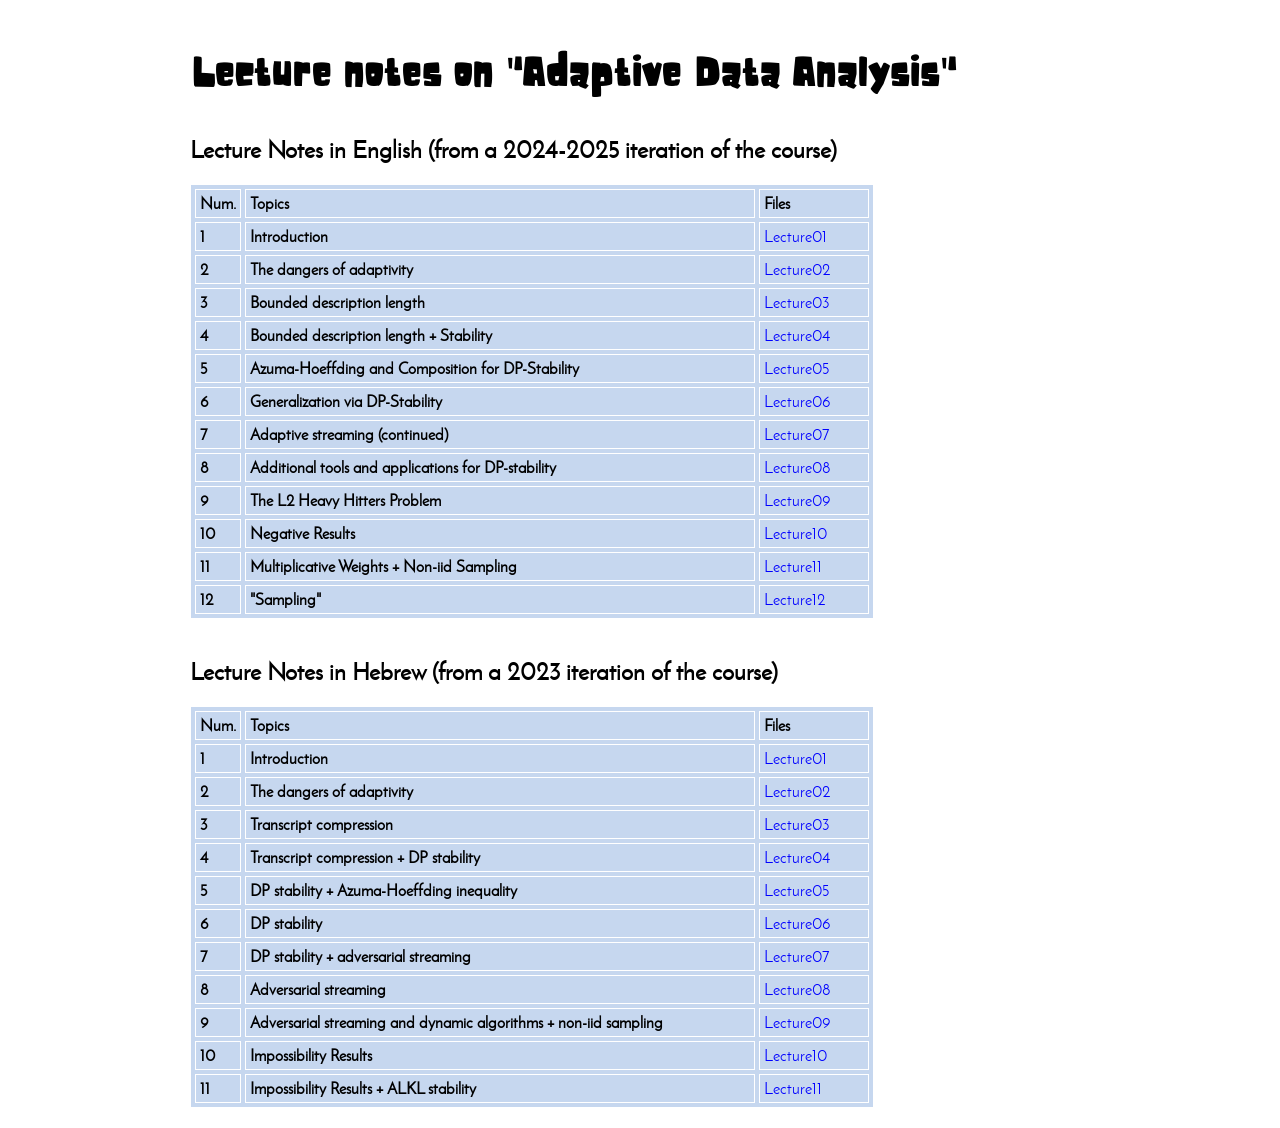
<file: AdaptiveDataAnalysis.html>
<!DOCTYPE html>
<html>
<head>
<meta http-equiv="content-type" content="text/html; charset=UTF-8">
<link rel="stylesheet" href="style.css" type="text/css" />
<meta name="viewport" content="width=device-width, initial-scale=1">
<title>Uri Stemmer</title>
<link rel="icon" type="image/x-icon" href="./favicon.ico">
</head>
<body style="font-family: 'josefin_sansregular', arial, helvetica, sans-serif;"> 
<!-- <body style="font-family: 'Crimson', arial, helvetica, sans-serif;"> -->

<!-- BEGIN: Page Content -->
<div id="container">

<h1>Lecture notes on "Adaptive Data Analysis"</h1>


<h2>Lecture Notes in English (from a 2024-2025 iteration of the course)</h2>

<table bgcolor="#C6D7EF" border="1" bordercolor="#FFFFFF" bordercolorlight="#E4ECF6" cellpadding="4" cellspacing="4" class="content" frame="border">
     <tr>
          <td width="10"><strong>Num.</strong></td>
           <td width="500"><strong>Topics</strong></td>
           <td width="100"><strong>Files</strong></td>
         </tr>

       <tr>
          <td width="10"><strong>1</strong></td>
          <td width="500"><strong>Introduction</strong></td>
           <td width="100"><a href="LN/AdaptiveDataAnalysis/Lecture01-EN.pdf">Lecture01</a></td>
         </tr>

       <tr>
          <td width="10"><strong>2</strong></td>
          <td width="500"><strong>The dangers of adaptivity</strong></td>
           <td width="100"><a href="LN/AdaptiveDataAnalysis/Lecture02-EN.pdf">Lecture02</a></td>
         </tr>

       <tr>
          <td width="10"><strong>3</strong></td>
          <td width="500"><strong>Bounded description length</strong></td>
           <td width="100"><a href="LN/AdaptiveDataAnalysis/Lecture03-EN.pdf">Lecture03</a></td>
         </tr>


       <tr>
          <td width="10"><strong>4</strong></td>
          <td width="500"><strong>Bounded description length + Stability</strong></td>
           <td width="100"><a href="LN/AdaptiveDataAnalysis/Lecture04-EN.pdf">Lecture04</a></td>
         </tr>


       <tr>
          <td width="10"><strong>5</strong></td>
          <td width="500"><strong>Azuma-Hoeffding and Composition for DP-Stability</strong></td>
           <td width="100"><a href="LN/AdaptiveDataAnalysis/Lecture05-EN.pdf">Lecture05</a></td>
         </tr>


       <tr>
          <td width="10"><strong>6</strong></td>
          <td width="500"><strong>Generalization via DP-Stability</strong></td>
           <td width="100"><a href="LN/AdaptiveDataAnalysis/Lecture06-EN.pdf">Lecture06</a></td>
         </tr>


       <tr>
          <td width="10"><strong>7</strong></td>
          <td width="500"><strong>Adaptive streaming (continued)</strong></td>
           <td width="100"><a href="LN/AdaptiveDataAnalysis/Lecture07-EN.pdf">Lecture07</a><br></td>
         </tr>

		 
       <tr>
          <td width="10"><strong>8</strong></td>
          <td width="500"><strong>Additional tools and applications for DP-stability</strong></td>
           <td width="100"><a href="LN/AdaptiveDataAnalysis/Lecture08-EN.pdf">Lecture08</a><br></td>
         </tr>
		 
       <tr>
          <td width="10"><strong>9</strong></td>
          <td width="500"><strong>The L2 Heavy Hitters Problem</strong></td>
           <td width="100"><a href="LN/AdaptiveDataAnalysis/Lecture09-EN.pdf">Lecture09</a><br></td>
         </tr>

		 
       <tr>
          <td width="10"><strong>10</strong></td>
          <td width="500"><strong>Negative Results</strong></td>
           <td width="100"><a href="LN/AdaptiveDataAnalysis/Lecture10-EN.pdf">Lecture10</a><br></td>
         </tr>
		 
       <tr>
          <td width="10"><strong>11</strong></td>
          <td width="500"><strong>Multiplicative Weights + Non-iid Sampling</strong></td>
           <td width="100"><a href="LN/AdaptiveDataAnalysis/Lecture11-EN.pdf">Lecture11</a><br></td>
         </tr>
		 
       <tr>
          <td width="10"><strong>12</strong></td>
          <td width="500"><strong>"Sampling"</strong></td>
           <td width="100"><a href="LN/AdaptiveDataAnalysis/Lecture12-EN.pdf">Lecture12</a><br></td>
         </tr>
		 
		 
</table>


<br>

<h2>Lecture Notes in Hebrew (from a 2023 iteration of the course)</h2>

<table bgcolor="#C6D7EF" border="1" bordercolor="#FFFFFF" bordercolorlight="#E4ECF6" cellpadding="4" cellspacing="4" class="content" frame="border">
     <tr>
          <td width="10"><strong>Num.</strong></td>
           <td width="500"><strong>Topics</strong></td>
           <td width="100"><strong>Files</strong></td>
         </tr>

       <tr>
          <td width="10"><strong>1</strong></td>
          <td width="500"><strong>Introduction</strong></td>
           <td width="100"><a href="LN/AdaptiveDataAnalysis/Lecture01.pdf">Lecture01</a></td>
         </tr>

       <tr>
          <td width="10"><strong>2</strong></td>
          <td width="500"><strong>The dangers of adaptivity</strong></td>
           <td width="100"><a href="LN/AdaptiveDataAnalysis/Lecture02.pdf">Lecture02</a></td>
         </tr>

       <tr>
          <td width="10"><strong>3</strong></td>
          <td width="500"><strong>Transcript compression</strong></td>
           <td width="100"><a href="LN/AdaptiveDataAnalysis/Lecture03.pdf">Lecture03</a></td>
         </tr>


       <tr>
          <td width="10"><strong>4</strong></td>
          <td width="500"><strong>Transcript compression + DP stability</strong></td>
           <td width="100"><a href="LN/AdaptiveDataAnalysis/Lecture04.pdf">Lecture04</a></td>
         </tr>


       <tr>
          <td width="10"><strong>5</strong></td>
          <td width="500"><strong>DP stability + Azuma-Hoeffding inequality</strong></td>
           <td width="100"><a href="LN/AdaptiveDataAnalysis/Lecture05.pdf">Lecture05</a></td>
         </tr>


       <tr>
          <td width="10"><strong>6</strong></td>
          <td width="500"><strong>DP stability</strong></td>
           <td width="100"><a href="LN/AdaptiveDataAnalysis/Lecture06.pdf">Lecture06</a></td>
         </tr>


       <tr>
          <td width="10"><strong>7</strong></td>
          <td width="500"><strong>DP stability + adversarial streaming</strong></td>
           <td width="100"><a href="LN/AdaptiveDataAnalysis/Lecture07.pdf">Lecture07</a><br></td>
         </tr>

		 
       <tr>
          <td width="10"><strong>8</strong></td>
          <td width="500"><strong>Adversarial streaming</strong></td>
           <td width="100"><a href="LN/AdaptiveDataAnalysis/Lecture08.pdf">Lecture08</a><br></td>
         </tr>
		 
       <tr>
          <td width="10"><strong>9</strong></td>
          <td width="500"><strong>Adversarial streaming and dynamic algorithms + non-iid sampling</strong></td>
           <td width="100"><a href="LN/AdaptiveDataAnalysis/Lecture09.pdf">Lecture09</a><br></td>
         </tr>

		 
       <tr>
          <td width="10"><strong>10</strong></td>
          <td width="500"><strong>Impossibility Results</strong></td>
           <td width="100"><a href="LN/AdaptiveDataAnalysis/Lecture10.pdf">Lecture10</a><br></td>
         </tr>
		 
       <tr>
          <td width="10"><strong>11</strong></td>
          <td width="500"><strong>Impossibility Results + ALKL stability</strong></td>
           <td width="100"><a href="LN/AdaptiveDataAnalysis/Lecture11.pdf">Lecture11</a><br></td>
         </tr>
		 
		 
</table>



</div>

</body>
</html>
</file>
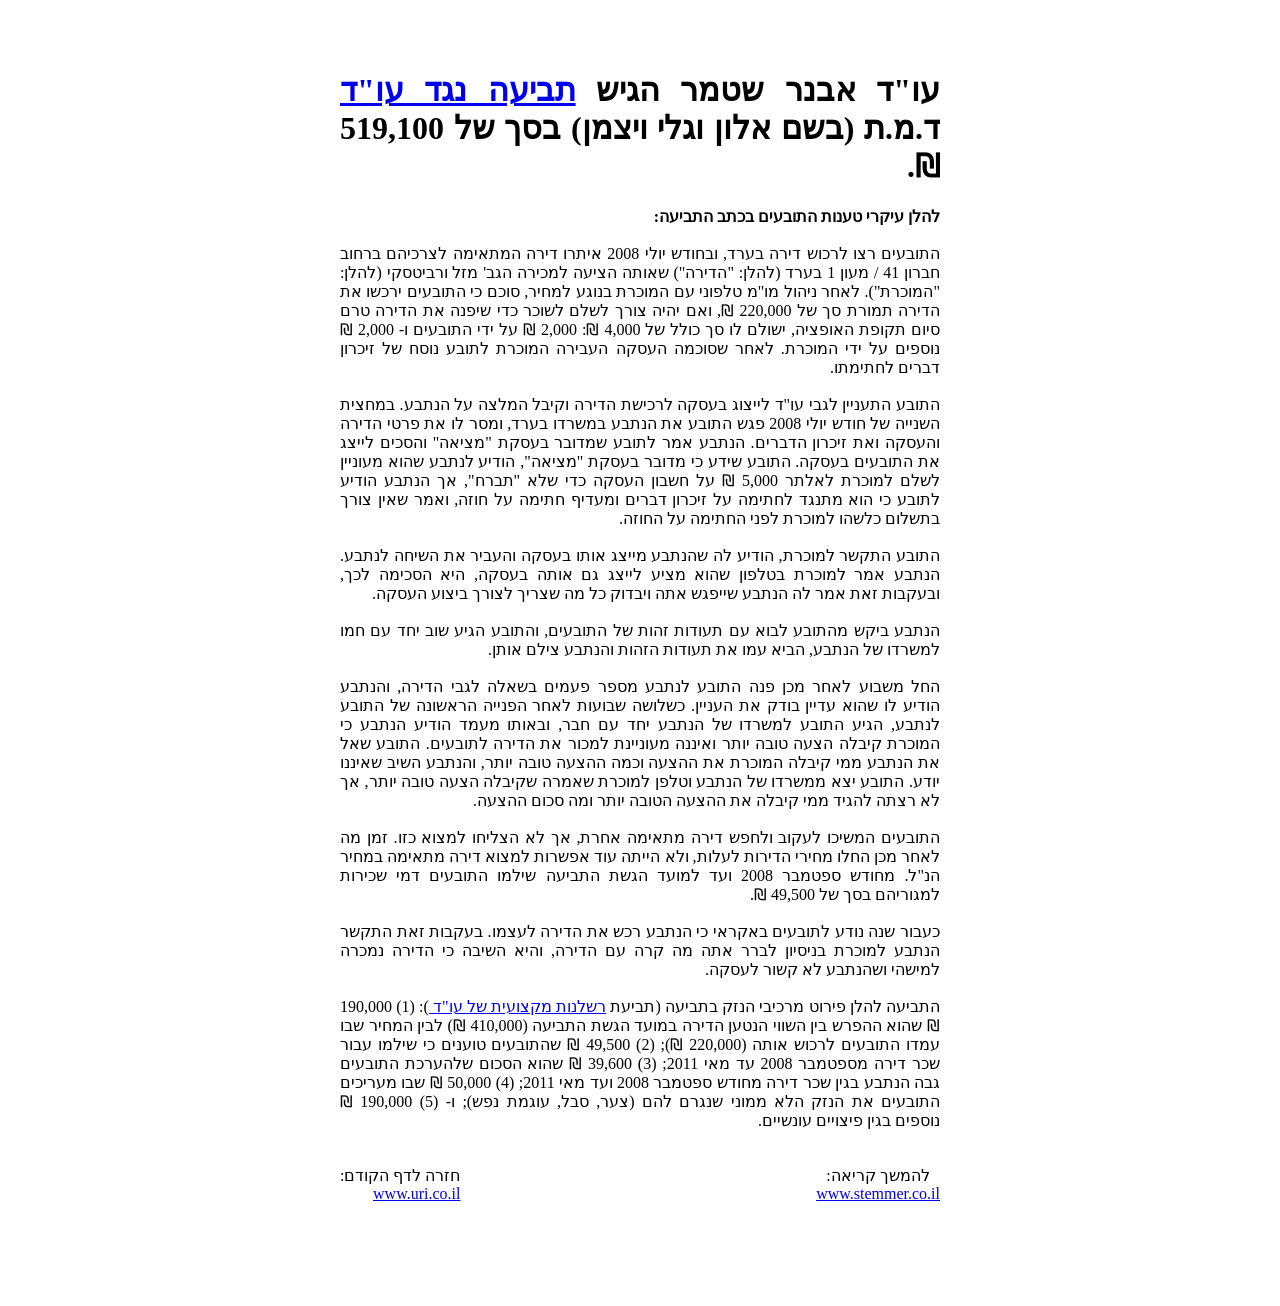
<file: avner.html>
<!DOCTYPE html>
<html dir="rtl">
<head>
<meta http-equiv="content-type" content="text/html; charset=UTF-8">
<meta http-equiv="Content-Language" content="he">
<meta rel="author" href="https://plus.google.com/103277283033891347673"/>
<title>Uri Stemmer</title>
<link rel="icon" type="image/x-icon" href="./favicon.ico">
<style type="text/css">
img { border:none; }

body { margin:0; padding:0; }

#container { margin:0 auto; overflow:auto; padding:50px 0; width:600px; text-align:justify}

</style>
</head>
<body>

<!-- BEGIN: Page Content -->
<div id="container"><h1>עו"ד אבנר שטמר הגיש <a href="https://www.stemmer.co.il/arc1.php">תביעה נגד עו"ד</a> ד.מ.ת (בשם אלון וגלי ויצמן) בסך של 519,100 ₪.</h1>

<strong>להלן עיקרי טענות התובעים בכתב התביעה:</strong>
<br><br>
התובעים רצו לרכוש דירה בערד, ובחודש יולי 2008 איתרו דירה המתאימה לצרכיהם ברחוב חברון 41 / מעון 1 בערד (להלן: "הדירה") שאותה הציעה למכירה הגב' מזל ורביטסקי (להלן: "המוכרת"). לאחר ניהול מו"מ טלפוני עם המוכרת בנוגע למחיר, סוכם כי התובעים ירכשו את הדירה תמורת סך של 220,000 ₪, ואם יהיה צורך לשלם לשוכר כדי שיפנה את הדירה טרם סיום תקופת האופציה, ישולם לו סך כולל של 4,000 ₪: 2,000 ₪ על ידי התובעים ו- 2,000 ₪ נוספים על ידי המוכרת. לאחר שסוכמה העסקה העבירה המוכרת לתובע נוסח של זיכרון דברים לחתימתו. 
<br><br>
התובע התעניין לגבי עו"ד לייצוג בעסקה לרכישת הדירה וקיבל המלצה על הנתבע. במחצית השנייה של חודש יולי 2008 פגש התובע את הנתבע במשרדו בערד, ומסר לו את פרטי הדירה והעסקה ואת זיכרון הדברים. הנתבע אמר לתובע שמדובר בעסקת "מציאה" והסכים לייצג את התובעים בעסקה. התובע שידע כי מדובר בעסקת "מציאה", הודיע לנתבע שהוא מעוניין לשלם למוכרת לאלתר 5,000 ₪ על חשבון העסקה כדי שלא "תברח", אך הנתבע הודיע לתובע כי הוא מתנגד לחתימה על זיכרון דברים ומעדיף חתימה על חוזה, ואמר שאין צורך בתשלום כלשהו למוכרת לפני החתימה על החוזה. 
<br><br>
התובע התקשר למוכרת, הודיע לה שהנתבע מייצג אותו בעסקה והעביר את השיחה לנתבע. הנתבע אמר למוכרת בטלפון שהוא מציע לייצג גם אותה בעסקה, היא הסכימה לכך, ובעקבות זאת אמר לה הנתבע שייפגש אתה ויבדוק כל מה שצריך לצורך ביצוע העסקה. 
<br><br>
הנתבע ביקש מהתובע לבוא עם תעודות זהות של התובעים, והתובע הגיע שוב יחד עם חמו למשרדו של הנתבע, הביא עמו את תעודות הזהות והנתבע צילם אותן.
<br><br>
החל משבוע לאחר מכן פנה התובע לנתבע מספר פעמים בשאלה לגבי הדירה, והנתבע הודיע לו שהוא עדיין בודק את העניין. כשלושה שבועות לאחר הפנייה הראשונה של התובע לנתבע, הגיע התובע למשרדו של הנתבע יחד עם חבר, ובאותו מעמד הודיע הנתבע כי המוכרת קיבלה הצעה טובה יותר ואיננה מעוניינת למכור את הדירה לתובעים. התובע שאל את הנתבע ממי קיבלה המוכרת את ההצעה וכמה ההצעה טובה יותר, והנתבע השיב שאיננו יודע. התובע יצא ממשרדו של הנתבע וטלפן למוכרת שאמרה שקיבלה הצעה טובה יותר, אך לא רצתה להגיד ממי קיבלה את ההצעה הטובה יותר ומה סכום ההצעה. 
<br><br>
התובעים המשיכו לעקוב ולחפש דירה מתאימה אחרת, אך לא הצליחו למצוא כזו. זמן מה לאחר מכן החלו מחירי הדירות לעלות, ולא הייתה עוד אפשרות למצוא דירה מתאימה במחיר הנ"ל. מחודש ספטמבר 2008 ועד למועד הגשת התביעה שילמו התובעים דמי שכירות למגוריהם בסך של 49,500 ₪.
<br><br>
כעבור שנה נודע לתובעים באקראי כי הנתבע רכש את הדירה לעצמו. בעקבות זאת התקשר הנתבע למוכרת בניסיון לברר אתה מה קרה עם הדירה, והיא השיבה כי הדירה נמכרה למישהי ושהנתבע לא קשור לעסקה. 
<br><br>
התביעה
להלן פירוט מרכיבי הנזק בתביעה (תביעת 
<a href="https://www.cs.tau.ac.il/~uristemmer/avner.html">
רשלנות מקצועית של עו"ד
</a>
):
 (1) 190,000 ₪ שהוא ההפרש בין השווי הנטען הדירה במועד הגשת התביעה (410,000 ₪) לבין המחיר שבו עמדו התובעים לרכוש אותה (220,000 ₪); (2) 49,500 ₪ שהתובעים טוענים כי שילמו עבור שכר דירה מספטמבר 2008 עד מאי 2011; (3) 39,600 ₪ שהוא הסכום שלהערכת התובעים גבה הנתבע בגין שכר דירה מחודש ספטמבר 2008 ועד מאי 2011; (4) 50,000 ₪ שבו מעריכים התובעים את הנזק הלא ממוני שנגרם להם (צער, סבל, עוגמת נפש); ו- (5) 190,000 ₪ נוספים בגין פיצויים עונשיים.

<br><br><br>
<div style="float:right; text-align:center">
להמשך קריאה:
<br><a href="https://www.stemmer.co.il">www.stemmer.co.il</a>
</div>

<div style="float:left;">
חזרה לדף הקודם:
<br><a href="https://www.uri.co.il">www.uri.co.il</a>
</div>

<br><br><br><br><br>
</div>
<!-- END: Page Content -->
 
</body>
</html>
</file>
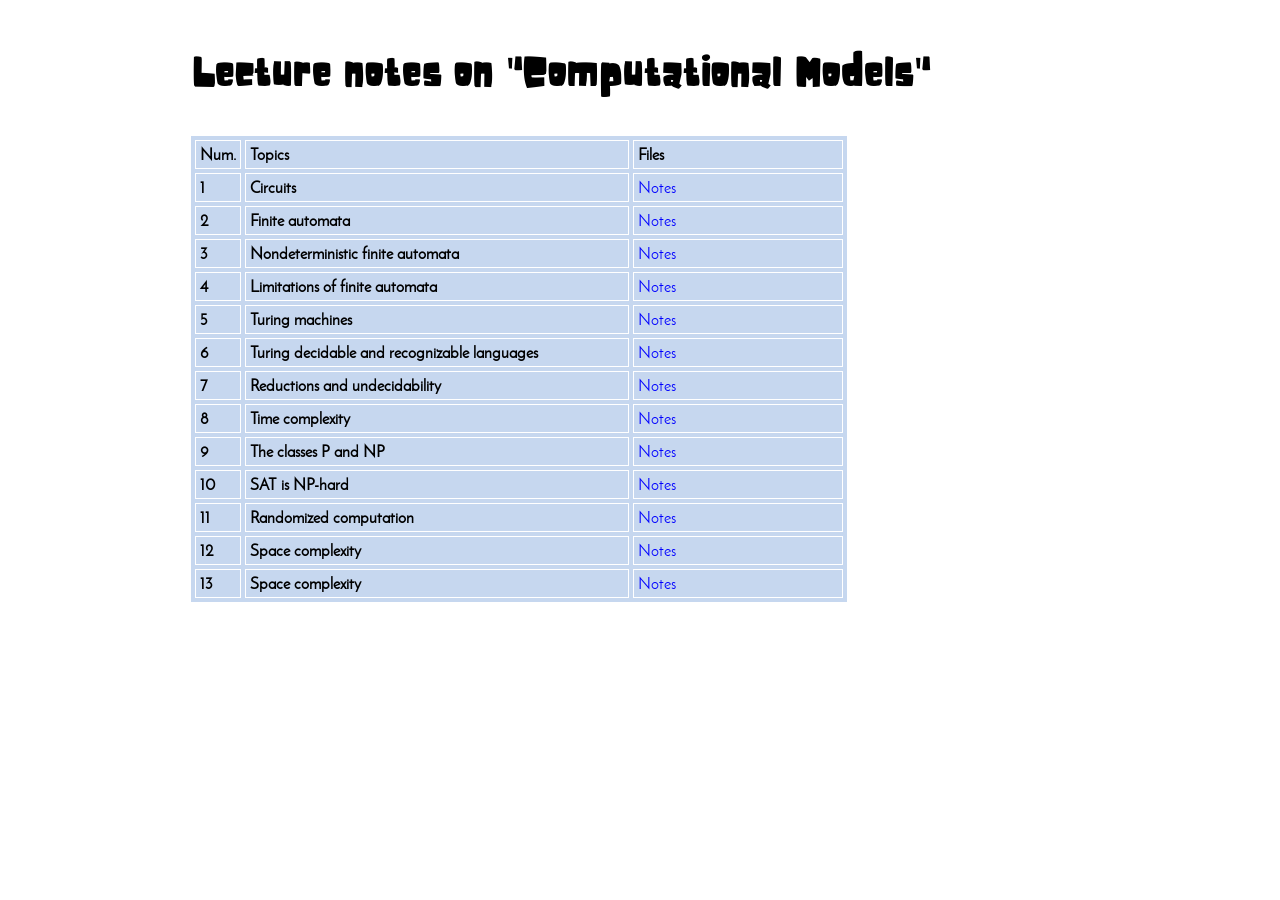
<file: ComputationalModels.html>
<!DOCTYPE html>
<html>
<head>
<meta http-equiv="content-type" content="text/html; charset=UTF-8">
<link rel="stylesheet" href="style.css" type="text/css" />
<meta name="viewport" content="width=device-width, initial-scale=1">
<title>Uri Stemmer</title>
<link rel="icon" type="image/x-icon" href="./favicon.ico">
</head>
<body style="font-family: 'josefin_sansregular', arial, helvetica, sans-serif;"> 
<!-- <body style="font-family: 'Crimson', arial, helvetica, sans-serif;"> -->

<!-- BEGIN: Page Content -->
<div id="container">

<h1>Lecture notes on "Computational Models"</h1>

<table bgcolor="#C6D7EF" border="1" bordercolor="#FFFFFF" bordercolorlight="#E4ECF6" cellpadding="4" cellspacing="4" class="content" frame="border">
     <tr>
          <td width="10"><strong>Num.</strong></td>
           <td width="374"><strong>Topics</strong></td>
           <td width="200"><strong>Files</strong></td>
         </tr>

       <tr>
          <td width="10"><strong>1</strong></td>
          <td width="374"><strong>Circuits</strong></td>
           <td width="200"><a href="LN/ComputationalModels/Lecture1.pdf">Notes</a></td>
         </tr>

       <tr>
          <td width="10"><strong>2</strong></td>
          <td width="374"><strong>Finite automata</strong></td>
           <td width="200"><a href="LN/ComputationalModels/Lecture2.pdf">Notes</a></td>
         </tr>


       <tr>
          <td width="10"><strong>3</strong></td>
          <td width="374"><strong>Nondeterministic finite automata</strong></td>
           <td width="200"><a href="LN/ComputationalModels/Lecture3.pdf">Notes</a></td>
         </tr>

       <tr>
          <td width="10"><strong>4</strong></td>
          <td width="374"><strong>Limitations of finite automata</strong></td>
           <td width="200"><a href="LN/ComputationalModels/Lecture4.pdf">Notes</a></td>
         </tr>


       <tr>
          <td width="10"><strong>5</strong></td>
          <td width="374"><strong>Turing machines</strong></td>
           <td width="200"><a href="LN/ComputationalModels/Lecture5.pdf">Notes</a></td>
         </tr>

       <tr>
          <td width="10"><strong>6</strong></td>
          <td width="374"><strong>Turing decidable and recognizable languages</strong></td>
           <td width="200"><a href="LN/ComputationalModels/Lecture6.pdf">Notes</a></td>
         </tr>

       <tr>
          <td width="10"><strong>7</strong></td>
          <td width="374"><strong>Reductions and undecidability</strong></td>
           <td width="200"><a href="LN/ComputationalModels/Lecture7.pdf">Notes</a></td>
         </tr>

       <tr>
          <td width="10"><strong>8</strong></td>
          <td width="374"><strong>Time complexity</strong></td>
           <td width="200"><a href="LN/ComputationalModels/Lecture8.pdf">Notes</a></td>
         </tr>


       <tr>
          <td width="10"><strong>9</strong></td>
          <td width="374"><strong>The classes P and NP</strong></td>
           <td width="200"><a href="LN/ComputationalModels/Lecture9.pdf">Notes</a></td>
         </tr>

       <tr>
          <td width="10"><strong>10</strong></td>
          <td width="374"><strong>SAT is NP-hard</strong></td>
           <td width="200"><a href="LN/ComputationalModels/Lecture10.pdf">Notes</a></td>
         </tr>

       <tr>
          <td width="10"><strong>11</strong></td>
          <td width="374"><strong>Randomized computation</strong></td>
           <td width="200"><a href="LN/ComputationalModels/Lecture11.pdf">Notes</a></td>
         </tr>

       <tr>
          <td width="10"><strong>12</strong></td>
          <td width="374"><strong>Space complexity</strong></td>
           <td width="200"><a href="LN/ComputationalModels/Lecture12.pdf">Notes</a></td>
         </tr>

       <tr>
          <td width="10"><strong>13</strong></td>
          <td width="374"><strong>Space complexity</strong></td>
           <td width="200"><a href="LN/ComputationalModels/Lecture13.pdf">Notes</a></td>
         </tr>
		 
		 
</div>

</body>
</html>
</file>
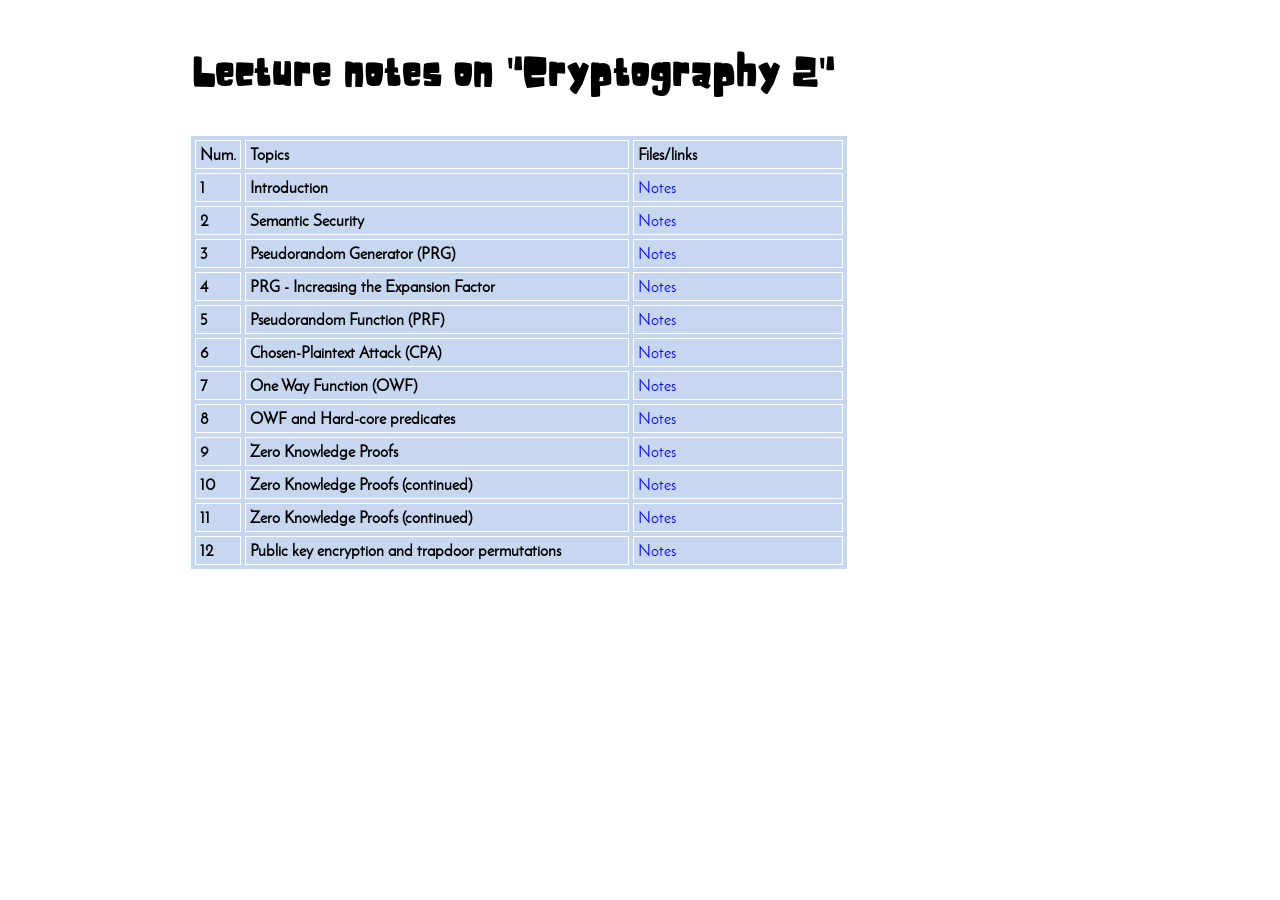
<file: Cryptography2.html>
<!DOCTYPE html>
<html>
<head>
<meta http-equiv="content-type" content="text/html; charset=UTF-8">
<link rel="stylesheet" href="style.css" type="text/css" />
<meta name="viewport" content="width=device-width, initial-scale=1">
<title>Uri Stemmer</title>
<link rel="icon" type="image/x-icon" href="./favicon.ico">
</head>
<body style="font-family: 'josefin_sansregular', arial, helvetica, sans-serif;"> 
<!-- <body style="font-family: 'Crimson', arial, helvetica, sans-serif;"> -->

<!-- BEGIN: Page Content -->
<div id="container">

<h1>Lecture notes on "Cryptography 2"</h1>

<table bgcolor="#C6D7EF" border="1" bordercolor="#FFFFFF" bordercolorlight="#E4ECF6" cellpadding="4" cellspacing="4" class="content" frame="border">
     <tr>
          <td width="10"><strong>Num.</strong></td>
           <td width="374"><strong>Topics</strong></td>
           <td width="200"><strong>Files/links</strong></td>
         </tr>
       <tr>
          <td width="10"><strong>1</strong></td>
          <td width="374"><strong>Introduction</strong></td>
           <td width="200"><a href="LN/Cryptography2/Lecture1.pdf">Notes</a></td>
         </tr>
       <tr>
          <td width="10"><strong>2</strong></td>
          <td width="374"><strong>Semantic Security</strong></td>
           <td width="200"><a href="LN/Cryptography2/Lecture2.pdf">Notes</a></td>
         </tr>

       <tr>
          <td width="10"><strong>3</strong></td>
          <td width="374"><strong>Pseudorandom Generator (PRG)</strong></td>
           <td width="200"><a href="LN/Cryptography2/Lecture3.pdf">Notes</a></td>
         </tr>

       <tr>
          <td width="10"><strong>4</strong></td>
          <td width="374"><strong>PRG - Increasing the Expansion Factor</strong></td>
           <td width="200"><a href="LN/Cryptography2/Lecture4.pdf">Notes</a></td>
         </tr>

       <tr>
          <td width="10"><strong>5</strong></td>
          <td width="374"><strong>Pseudorandom Function (PRF)</strong></td>
           <td width="200"><a href="LN/Cryptography2/Lecture5.pdf">Notes</a></td>
         </tr>

       <tr>
          <td width="10"><strong>6</strong></td>
          <td width="374"><strong>Chosen-Plaintext Attack (CPA)</strong></td>
           <td width="200"><a href="LN/Cryptography2/Lecture6.pdf">Notes</a></td>
         </tr>

       <tr>
          <td width="10"><strong>7</strong></td>
          <td width="374"><strong>One Way Function (OWF)</strong></td>
           <td width="200"><a href="LN/Cryptography2/Lecture7.pdf">Notes</a></td>
         </tr>

       <tr>
          <td width="10"><strong>8</strong></td>
          <td width="374"><strong>OWF and Hard-core predicates</strong></td>
           <td width="200"><a href="LN/Cryptography2/Lecture8.pdf">Notes</a></td>
         </tr>


       <tr>
          <td width="10"><strong>9</strong></td>
          <td width="374"><strong>Zero Knowledge Proofs</strong></td>
           <td width="200"><a href="LN/Cryptography2/Lecture9.pdf">Notes</a></td>
         </tr>

       <tr>
          <td width="10"><strong>10</strong></td>
          <td width="374"><strong>Zero Knowledge Proofs (continued)</strong></td>
           <td width="200"><a href="LN/Cryptography2/Lecture10.pdf">Notes</a></td>
         </tr>


       <tr>
          <td width="10"><strong>11</strong></td>
          <td width="374"><strong>Zero Knowledge Proofs (continued)</strong></td>
           <td width="200"><a href="LN/Cryptography2/Lecture11.pdf">Notes</a></td>
         </tr>

       <tr>
          <td width="10"><strong>12</strong></td>
          <td width="374"><strong>Public key encryption and trapdoor permutations</strong></td>
           <td width="200"><a href="LN/Cryptography2/Lecture12.pdf">Notes</a></td>
         </tr>



</table>

</div>
</body>
</html>
</file>
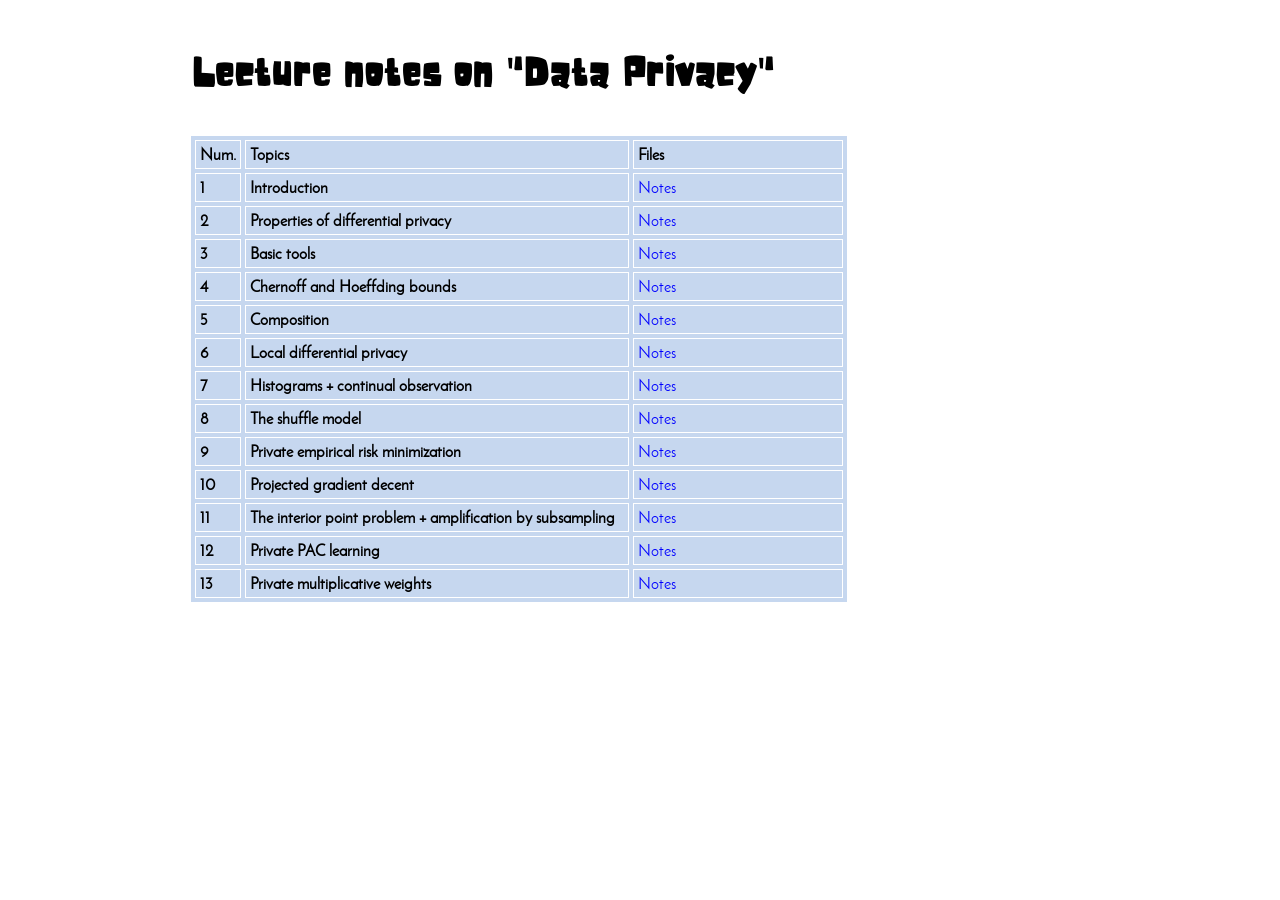
<file: DataPrivacy.html>
<!DOCTYPE html>
<html>
<head>
<meta http-equiv="content-type" content="text/html; charset=UTF-8">
<link rel="stylesheet" href="style.css" type="text/css" />
<meta name="viewport" content="width=device-width, initial-scale=1">
<title>Uri Stemmer</title>
<link rel="icon" type="image/x-icon" href="./favicon.ico">
</head>
<body style="font-family: 'josefin_sansregular', arial, helvetica, sans-serif;"> 
<!-- <body style="font-family: 'Crimson', arial, helvetica, sans-serif;"> -->

<!-- BEGIN: Page Content -->
<div id="container">

<h1>Lecture notes on "Data Privacy"</h1>

<table bgcolor="#C6D7EF" border="1" bordercolor="#FFFFFF" bordercolorlight="#E4ECF6" cellpadding="4" cellspacing="4" class="content" frame="border">
     <tr>
          <td width="10"><strong>Num.</strong></td>
           <td width="374"><strong>Topics</strong></td>
           <td width="200"><strong>Files</strong></td>
         </tr>

       <tr>
          <td width="10"><strong>1</strong></td>
          <td width="374"><strong>Introduction</strong></td>
           <td width="200"><a href="LN/DataPrivacy/Lecture1.pdf">Notes</a></td>
         </tr>

       <tr>
          <td width="10"><strong>2</strong></td>
          <td width="374"><strong>Properties of differential privacy</strong></td>
           <td width="200"><a href="LN/DataPrivacy/Lecture2.pdf">Notes</a></td>
         </tr>


       <tr>
          <td width="10"><strong>3</strong></td>
          <td width="374"><strong>Basic tools</strong></td>
           <td width="200"><a href="LN/DataPrivacy/Lecture3.pdf">Notes</a></td>
         </tr>

       <tr>
          <td width="10"><strong>4</strong></td>
          <td width="374"><strong>Chernoff and Hoeffding bounds</strong></td>
           <td width="200"><a href="LN/DataPrivacy/Lecture4.pdf">Notes</a></td>
         </tr>


       <tr>
          <td width="10"><strong>5</strong></td>
          <td width="374"><strong>Composition</strong></td>
           <td width="200"><a href="LN/DataPrivacy/Lecture5.pdf">Notes</a></td>
         </tr>

       <tr>
          <td width="10"><strong>6</strong></td>
          <td width="374"><strong>Local differential privacy</strong></td>
           <td width="200"><a href="LN/DataPrivacy/Lecture6.pdf">Notes</a></td>
         </tr>

       <tr>
          <td width="10"><strong>7</strong></td>
          <td width="374"><strong>Histograms + continual observation</strong></td>
           <td width="200"><a href="LN/DataPrivacy/Lecture7.pdf">Notes</a></td>
         </tr>

       <tr>
          <td width="10"><strong>8</strong></td>
          <td width="374"><strong>The shuffle model</strong></td>
           <td width="200"><a href="LN/DataPrivacy/Lecture8.pdf">Notes</a></td>
         </tr>


       <tr>
          <td width="10"><strong>9</strong></td>
          <td width="374"><strong>Private empirical risk minimization</strong></td>
           <td width="200"><a href="LN/DataPrivacy/Lecture9.pdf">Notes</a></td>
         </tr>

       <tr>
          <td width="10"><strong>10</strong></td>
          <td width="374"><strong>Projected gradient decent</strong></td>
           <td width="200"><a href="LN/DataPrivacy/Lecture10.pdf">Notes</a></td>
         </tr>

       <tr>
          <td width="10"><strong>11</strong></td>
          <td width="374"><strong>The interior point problem + amplification by subsampling</strong></td>
           <td width="200"><a href="LN/DataPrivacy/Lecture11.pdf">Notes</a></td>
         </tr>

       <tr>
          <td width="10"><strong>12</strong></td>
          <td width="374"><strong>Private PAC learning</strong></td>
           <td width="200"><a href="LN/DataPrivacy/Lecture12.pdf">Notes</a></td>
         </tr>

       <tr>
          <td width="10"><strong>13</strong></td>
          <td width="374"><strong>Private multiplicative weights</strong></td>
           <td width="200"><a href="LN/DataPrivacy/Lecture13.pdf">Notes</a></td>
         </tr>
		 
		 
</div>


</body>
</html>
</file>
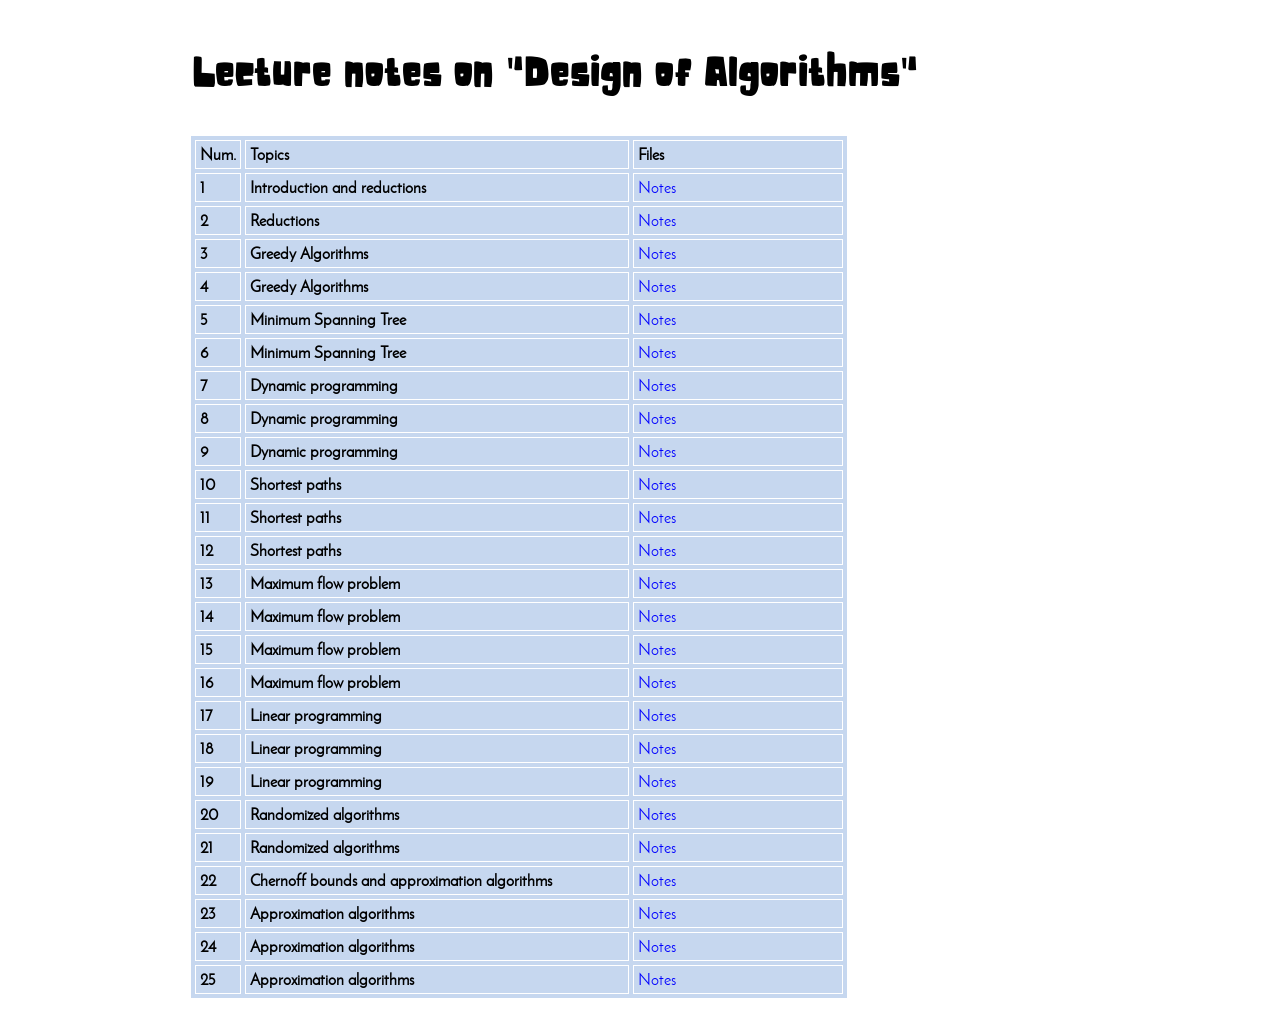
<file: DesignOfAlgorithms.html>
<!DOCTYPE html>
<html>
<head>
<meta http-equiv="content-type" content="text/html; charset=UTF-8">
<link rel="stylesheet" href="style.css" type="text/css" />
<meta name="viewport" content="width=device-width, initial-scale=1">
<title>Uri Stemmer</title>
<link rel="icon" type="image/x-icon" href="./favicon.ico">
</head>
<body style="font-family: 'josefin_sansregular', arial, helvetica, sans-serif;"> 
<!-- <body style="font-family: 'Crimson', arial, helvetica, sans-serif;"> -->

<!-- BEGIN: Page Content -->
<div id="container">

<h1>Lecture notes on "Design of Algorithms"</h1>

<table bgcolor="#C6D7EF" border="1" bordercolor="#FFFFFF" bordercolorlight="#E4ECF6" cellpadding="4" cellspacing="4" class="content" frame="border">
     <tr>
          <td width="10"><strong>Num.</strong></td>
           <td width="374"><strong>Topics</strong></td>
           <td width="200"><strong>Files</strong></td>
         </tr>

       <tr>
          <td width="10"><strong>1</strong></td>
          <td width="374"><strong>Introduction and reductions</strong></td>
           <td width="200"><a href="LN/DesignOfAlgorithms/Lecture01.pdf">Notes</a></td>
         </tr>

       <tr>
          <td width="10"><strong>2</strong></td>
          <td width="374"><strong>Reductions</strong></td>
           <td width="200"><a href="LN/DesignOfAlgorithms/Lecture02.pdf">Notes</a></td>
         </tr>


       <tr>
          <td width="10"><strong>3</strong></td>
          <td width="374"><strong>Greedy Algorithms</strong></td>
           <td width="200"><a href="LN/DesignOfAlgorithms/Lecture03.pdf">Notes</a></td>
         </tr>

       <tr>
          <td width="10"><strong>4</strong></td>
          <td width="374"><strong>Greedy Algorithms</strong></td>
           <td width="200"><a href="LN/DesignOfAlgorithms/Lecture04.pdf">Notes</a></td>
         </tr>


       <tr>
          <td width="10"><strong>5</strong></td>
          <td width="374"><strong>Minimum Spanning Tree</strong></td>
           <td width="200"><a href="LN/DesignOfAlgorithms/Lecture05.pdf">Notes</a></td>
         </tr>

       <tr>
          <td width="10"><strong>6</strong></td>
          <td width="374"><strong>Minimum Spanning Tree</strong></td>
           <td width="200"><a href="LN/DesignOfAlgorithms/Lecture06.pdf">Notes</a></td>
         </tr>

       <tr>
          <td width="10"><strong>7</strong></td>
          <td width="374"><strong>Dynamic programming</strong></td>
           <td width="200"><a href="LN/DesignOfAlgorithms/Lecture07.pdf">Notes</a></td>
         </tr>

       <tr>
          <td width="10"><strong>8</strong></td>
          <td width="374"><strong>Dynamic programming</strong></td>
           <td width="200"><a href="LN/DesignOfAlgorithms/Lecture08.pdf">Notes</a></td>
         </tr>


       <tr>
          <td width="10"><strong>9</strong></td>
          <td width="374"><strong>Dynamic programming</strong></td>
           <td width="200"><a href="LN/DesignOfAlgorithms/Lecture09.pdf">Notes</a></td>
         </tr>

       <tr>
          <td width="10"><strong>10</strong></td>
          <td width="374"><strong>Shortest paths</strong></td>
           <td width="200"><a href="LN/DesignOfAlgorithms/Lecture10.pdf">Notes</a></td>
         </tr>

       <tr>
          <td width="10"><strong>11</strong></td>
          <td width="374"><strong>Shortest paths</strong></td>
           <td width="200"><a href="LN/DesignOfAlgorithms/Lecture11.pdf">Notes</a></td>
         </tr>

       <tr>
          <td width="10"><strong>12</strong></td>
          <td width="374"><strong>Shortest paths</strong></td>
           <td width="200"><a href="LN/DesignOfAlgorithms/Lecture12.pdf">Notes</a></td>
         </tr>

       <tr>
          <td width="10"><strong>13</strong></td>
          <td width="374"><strong>Maximum flow problem</strong></td>
           <td width="200"><a href="LN/DesignOfAlgorithms/Lecture13.pdf">Notes</a></td>
         </tr>
		 
		 
       <tr>
          <td width="10"><strong>14</strong></td>
          <td width="374"><strong>Maximum flow problem</strong></td>
           <td width="200"><a href="LN/DesignOfAlgorithms/Lecture14.pdf">Notes</a></td>
         </tr>

		        <tr>
          <td width="10"><strong>15</strong></td>
          <td width="374"><strong>Maximum flow problem</strong></td>
           <td width="200"><a href="LN/DesignOfAlgorithms/Lecture15.pdf">Notes</a></td>
         </tr>
		 
		        <tr>
          <td width="10"><strong>16</strong></td>
          <td width="374"><strong>Maximum flow problem</strong></td>
           <td width="200"><a href="LN/DesignOfAlgorithms/Lecture16.pdf">Notes</a></td>
         </tr>
		 
		  <tr>
          <td width="10"><strong>17</strong></td>
          <td width="374"><strong>Linear programming</strong></td>
           <td width="200"><a href="LN/DesignOfAlgorithms/Lecture17.pdf">Notes</a></td>
         </tr>
		 
		 
		 
		 
		 		  <tr>
          <td width="10"><strong>18</strong></td>
          <td width="374"><strong>Linear programming</strong></td>
           <td width="200"><a href="LN/DesignOfAlgorithms/Lecture18.pdf">Notes</a></td>
         </tr>
		 
		 
		 		  <tr>
          <td width="10"><strong>19</strong></td>
          <td width="374"><strong>Linear programming</strong></td>
           <td width="200"><a href="LN/DesignOfAlgorithms/Lecture19.pdf">Notes</a></td>
         </tr>
		 
		 
		 		  <tr>
          <td width="10"><strong>20</strong></td>
          <td width="374"><strong>Randomized algorithms</strong></td>
           <td width="200"><a href="LN/DesignOfAlgorithms/Lecture20.pdf">Notes</a></td>
         </tr>
		 
		 
		 		  <tr>
          <td width="10"><strong>21</strong></td>
          <td width="374"><strong>Randomized algorithms</strong></td>
           <td width="200"><a href="LN/DesignOfAlgorithms/Lecture21.pdf">Notes</a></td>
         </tr>
		 
		 
		 		  <tr>
          <td width="10"><strong>22</strong></td>
          <td width="374"><strong>Chernoff bounds and approximation algorithms</strong></td>
           <td width="200"><a href="LN/DesignOfAlgorithms/Lecture22.pdf">Notes</a></td>
         </tr>
		 
		 
		 		  <tr>
          <td width="10"><strong>23</strong></td>
          <td width="374"><strong>Approximation algorithms</strong></td>
           <td width="200"><a href="LN/DesignOfAlgorithms/Lecture23.pdf">Notes</a></td>
         </tr>
		 
		 
		 		 		  <tr>
          <td width="10"><strong>24</strong></td>
          <td width="374"><strong>Approximation algorithms</strong></td>
           <td width="200"><a href="LN/DesignOfAlgorithms/Lecture24.pdf">Notes</a></td>
         </tr>
		 
		 
		 		 		  <tr>
          <td width="10"><strong>25</strong></td>
          <td width="374"><strong>Approximation algorithms</strong></td>
           <td width="200"><a href="LN/DesignOfAlgorithms/Lecture25.pdf">Notes</a></td>
         </tr>
</div>

</body>
</html>
</file>
<file: style.css>
a {color:blue; text-decoration:none;}

img { border:none; padding:5px 5px;}

body { margin:0; padding:0; }
 
#container { margin:0 auto; overflow:auto; padding:20px 0; width:90%; max-width:900px; text-align:justify}
 
#rightImage { margin:0 auto; overflow:auto; padding:5px 0; width:30%; max-width:300px; text-align:justify; float:right; text-align:center;}

#rightEmail{ 
/* font-family: 'blackout_midnight', arial, helvetica, sans-serif; */
font-family: serif, arial, helvetica, sans-serif;
display:inline; 
font-size: 110% }



@font-face {
    font-family: 'nootregular';
    src: url('fonts/noot-aj.ttf') format('truetype');
    font-weight: normal;
    font-style: normal;

}

@font-face {
    font-family: 'josefin_sansregular';
    src: url('fonts/josefinsans-regular-webfont.ttf') format('truetype');
    font-weight: normal;
    font-style: normal;

}

@font-face {
    font-family: 'blackout_midnight';
    src: url('fonts/blackout_midnight-webfont.ttf') format('truetype');
    font-weight: normal;
    font-style: normal;

}



h1 {
	font-family: 'nootregular', arial, helvetica, sans-serif;
	font-size: 250%;
}

.showForMobile{ display: none; }

@media (max-width: 900px){	/*side menu is hidden*/
	#rightEmail{ display:none; }
	.showForMobile{ display: inline; }
	#rightImage{ max-width: 200px;}
}

@media (max-width: 500px){	/*side menu is hidden*/
	h1 { font-size: 200%; }
	
}

@media (max-width: 400px){	/*side menu is hidden*/
	h1 { font-size: 150%; }
	
}

.play { 
  display: inline-block;
  background: red;
  border-radius: 50% / 10%;
  color: #FFFFFF;
  font-size: 0.3em; /* change this to change size */
  height: 3em;
  padding: 0;
  position: relative;
  text-align: center;
  text-indent: 0.1em;
  transition: all 150ms ease-out;
  width: 4em;
  margin-left: 10px;
}

.play:hover {
  background: darkorange;
}

.play::before { 
  background: inherit;
  border-radius: 5% / 50%;
  bottom: 9%;
  content: "";
  left: -5%;
  position: absolute;
  right: -5%;
  top: 9%;
}

.play::after {
  border-style: solid;
  border-width: 1em 0 1em 1.732em;
  border-color: transparent transparent transparent rgba(255, 255, 255, 0.75);
  content: ' ';
  font-size: 0.75em;
  height: 0;
  margin: -1em 0 0 -0.75em;
  top: 50%;
  position: absolute;
  width: 0;
}


.publication-list {
  /* Remove the default browser numbering (the ones with periods) */
  list-style-type: none; 
  /* Add some left padding so the text doesn't hit the left edge */
  padding-left: 3rem; 
}

.publication-list li {
  position: relative;
  margin-bottom: 1.2rem; /* Adds space between each publication */
}

/* This creates the automatic [ ] numbering */
.publication-list li::before {
  /* counter(list-item) hooks into the automatic reverse count from the <ol> tag */
  content: "[" counter(list-item) "]"; 
  position: absolute;
  left: -3rem; /* Pushes the number to the left of the text */
}
</file>
